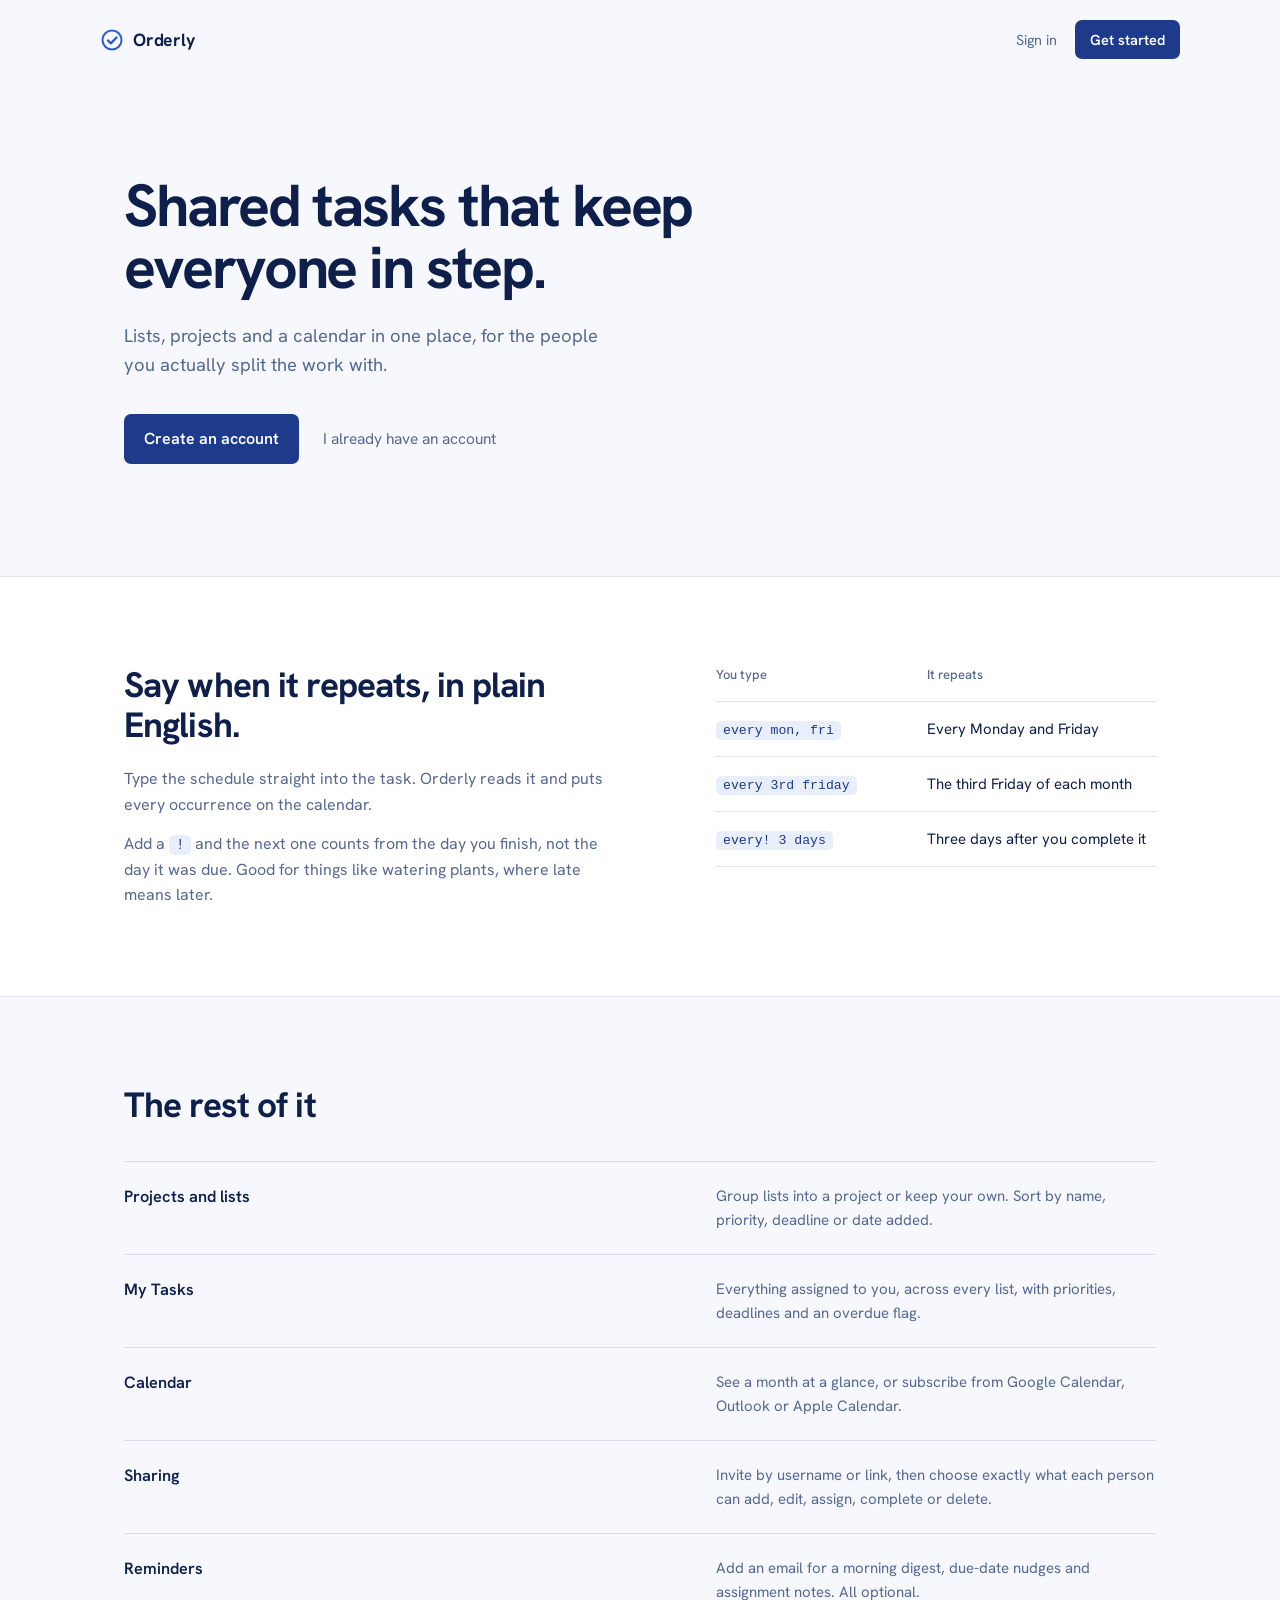
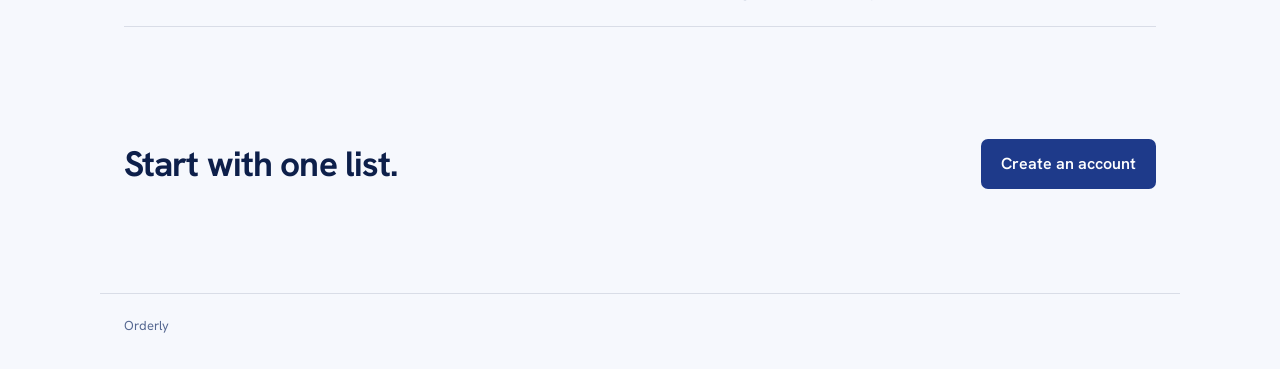
<file: index.html>
<!DOCTYPE html>
<html lang="en">
<head>
  <script>
  (function () {
      const signedIn = document.cookie
          .split(";")
          .some(cookie => cookie.trim().startsWith("authToken="));
  
      if (signedIn) {
          window.location.replace("app");
      }
  })();
  </script>
  <meta charset="UTF-8">
  <title>Orderly - Shared tasks that keep everyone in step</title>
  <meta name="viewport" content="width=device-width, initial-scale=1.0">
  <meta name="description" content="Orderly is a shared to-do app with projects, lists, a calendar, and repeating tasks you type in plain English.">
  <link rel="icon" href="./favicon-light.png" media="(prefers-color-scheme: light)">
  <link rel="icon" href="./favicon-dark.png" media="(prefers-color-scheme: dark)">
  <link rel="preconnect" href="https://fonts.googleapis.com">
  <link rel="preconnect" href="https://fonts.gstatic.com" crossorigin>
  <link rel="stylesheet" href="https://fonts.googleapis.com/css2?family=Hanken+Grotesk:wght@400;500;600;700&display=swap">
  <link rel="stylesheet" href="css/welcome.css">
  <link rel="manifest" href="manifest.webmanifest">
  <meta name="theme-color" content="#1e3a8a">
  <link rel="apple-touch-icon" href="icons/apple-touch-icon.png">
</head>
<body>

<header class="topbar">
  <a class="brand" href="login" aria-label="Orderly home">
    <svg viewBox="0 0 24 24" width="24" height="24" aria-hidden="true"><circle cx="12" cy="12" r="9.5" fill="none" stroke="currentColor" stroke-width="2"/><path d="M8 12.5l2.8 2.8 5.7-5.8" fill="none" stroke="currentColor" stroke-width="2.4" stroke-linecap="round" stroke-linejoin="round"/></svg>
    <span>Orderly</span>
  </a>
  <div class="topcta">
    <a class="link" href="login" data-signed-out>Sign in</a>
    <a class="btn" href="login?mode=signup" data-signed-out>Get started</a>
    <a class="btn" href="app" data-signed-in hidden>Open Orderly</a>
  </div>
</header>

<main>

  <section class="hero">
    <div class="wrap hero-copy">
      <div>
        <h1>Shared tasks that keep everyone in step.</h1>
        <p class="lead">Lists, projects and a calendar in one place, for the people you actually split the work with.</p>
        <div class="actions">
          <a class="btn btn-lg" href="login?mode=signup" data-signed-out>Create an account</a>
          <a class="link" href="login" data-signed-out>I already have an account</a>
          <a class="btn btn-lg" href="app" data-signed-in hidden>Open Orderly</a>
        </div>
      </div>
    </div>
  </section>

  <section class="repeats">
    <div class="wrap split">
      <div class="split-copy">
        <h2>Say when it repeats, in plain English.</h2>
        <p>Type the schedule straight into the task. Orderly reads it and puts every occurrence on the calendar.</p>
        <p>Add a <code>!</code> and the next one counts from the day you finish, not the day it was due. Good for things like watering plants, where late means later.</p>
      </div>
      <table class="phrases">
        <thead>
          <tr><th scope="col">You type</th><th scope="col">It repeats</th></tr>
        </thead>
        <tbody>
          <tr><th scope="row"><code>every mon, fri</code></th><td>Every Monday and Friday</td></tr>
          <tr><th scope="row"><code>every 3rd friday</code></th><td>The third Friday of each month</td></tr>
          <tr><th scope="row"><code>every! 3 days</code></th><td>Three days after you complete it</td></tr>
        </tbody>
      </table>
    </div>
  </section>

  <section class="features">
    <div class="wrap">
      <h2>The rest of it</h2>
      <dl class="facts">
        <div>
          <dt>Projects and lists</dt>
          <dd>Group lists into a project or keep your own. Sort by name, priority, deadline or date added.</dd>
        </div>
        <div>
          <dt>My Tasks</dt>
          <dd>Everything assigned to you, across every list, with priorities, deadlines and an overdue flag.</dd>
        </div>
        <div>
          <dt>Calendar</dt>
          <dd>See a month at a glance, or subscribe from Google Calendar, Outlook or Apple Calendar.</dd>
        </div>
        <div>
          <dt>Sharing</dt>
          <dd>Invite by username or link, then choose exactly what each person can add, edit, assign, complete or delete.</dd>
        </div>
        <div>
          <dt>Reminders</dt>
          <dd>Add an email for a morning digest, due-date nudges and assignment notes. All optional.</dd>
        </div>
      </dl>
    </div>
  </section>

  <section class="closing">
    <div class="wrap closing-row">
      <h2>Start with one list.</h2>
      <div class="actions">
        <a class="btn btn-lg" href="login?mode=signup" data-signed-out>Create an account</a>
        <a class="btn btn-lg" href="app" data-signed-in hidden>Open Orderly</a>
      </div>
    </div>
  </section>

</main>

<footer class="foot">
  <span>Orderly</span>
</footer>

<script src="js/welcome.js"></script>
</body>
</html>
</file>
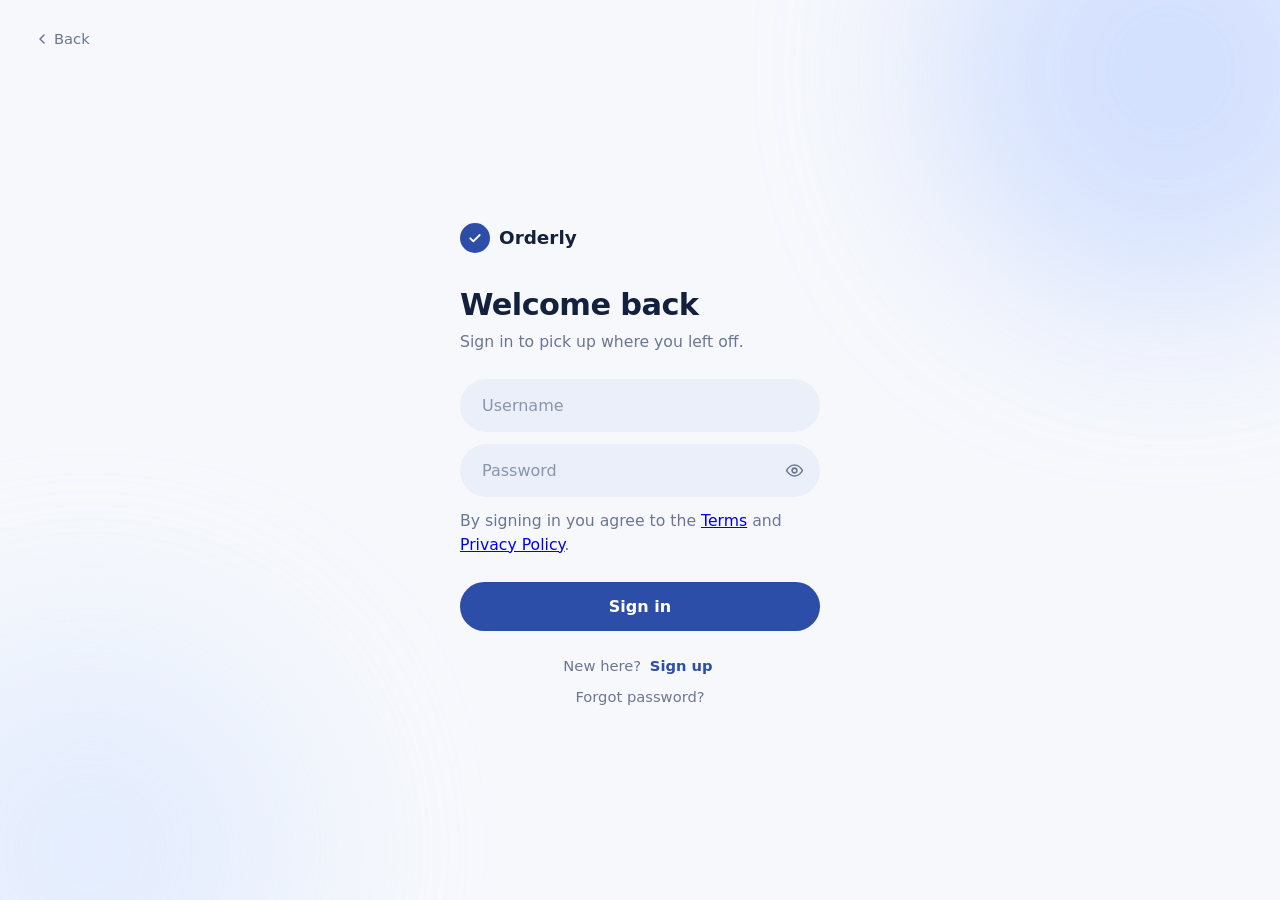
<file: app/index.html>
<!DOCTYPE html>
<html lang="en">
<head>
  <meta charset="UTF-8">
  <title>Orderly</title>
  <meta name="viewport" content="width=device-width, initial-scale=1.0">

  <link rel="icon" href="../favicon-light.png" media="(prefers-color-scheme: light)">
  <link rel="icon" href="../favicon-dark.png" media="(prefers-color-scheme: dark)">

  <link rel="manifest" href="../manifest.webmanifest">
  <meta name="theme-color" content="#1e3a8a">
  <link rel="apple-touch-icon" href="../icons/apple-touch-icon.png">
  <link rel="stylesheet" href="../css/app.css">
</head>

<body>

<div id="bootMsg" class="boot" role="status" aria-live="polite">
  <div class="boot-card">
    <div class="boot-logo" aria-hidden="true">
      <svg viewBox="0 0 24 24" fill="none" stroke="currentColor" stroke-width="3" stroke-linecap="round" stroke-linejoin="round"><path class="boot-tick" d="M5 12.5l4.5 4.5L19 7.5"/></svg>
    </div>
    <div class="boot-title">Orderly</div>

    <div class="boot-bar" aria-hidden="true"><span></span></div>
    <div class="boot-label">Loading…</div>
    <div class="boot-slow">Taking longer than usual. Still trying…</div>
  </div>
</div>

<div id="app">
  <aside class="sidebar" id="sidebar">
    <div class="sheet-title">Projects &amp; Lists</div>
    <div class="logo-row">
      <div class="logo">Orderly</div>
      <div class="bell-wrap">
        <button class="bell-btn" id="bellBtn" title="Notifications">
          <svg class="bell-icon" width="20" height="20" viewBox="0 0 24 24" fill="none" stroke="currentColor" stroke-width="2" stroke-linecap="round" stroke-linejoin="round" aria-hidden="true"><path d="M6 8a6 6 0 0 1 12 0c0 7 3 9 3 9H3s3-2 3-9"/><path d="M10.3 21a1.94 1.94 0 0 0 3.4 0"/></svg>
          <span class="bell-badge" id="bellBadge" style="display:none;">0</span>
        </button>
      </div>
    </div>

    <div class="top-actions">
      <button id="newProjectBtn">+ Project</button>
      <button id="newListBtn">+ List</button>
    </div>

    <button type="button" class="sidebar-search" id="sidebarSearch" aria-label="Search">
      <svg class="icon-svg" viewBox="0 0 24 24" aria-hidden="true"><circle cx="11" cy="11" r="6.5"/><path d="m20 20-4.2-4.2"/></svg>
      <span>Search</span><kbd>/</kbd>
    </button>

    <nav id="sidebarNav">
      <a href="#" class="my-tasks-link" data-view="myTasks">My Tasks</a>
      <a href="#" class="calendar-link" data-view="calendar">Calendar</a>
      <a href="#" class="settings-link" data-view="settings">Settings</a>

      <div class="nav-section-label">Projects</div>
      <div id="projectsTree"></div>

      <div class="nav-section-label">My Lists</div>
      <div id="standaloneTree"></div>
    </nav>

    <div class="profile-row">
      <span id="profileAvatar"></span>
      <span class="profile-name" id="profileName"></span>
    </div>
    <div class="logout-link"><a href="#" id="logoutLink">Log out</a></div>
  </aside>

  <div class="sidebar-overlay" id="sidebarOverlay"></div>

  <nav class="bottom-nav" id="bottomNav" aria-label="Main navigation">
    <button type="button" class="bottom-nav-btn" data-nav="lists" aria-label="Projects and lists"><span class="nav-ico" data-icon="list"></span><span>Lists</span></button>
    <button type="button" class="bottom-nav-btn" data-nav="myTasks" aria-label="My tasks"><span class="nav-ico" data-icon="checkCircle"></span><span>My Tasks</span></button>
    <button type="button" class="bottom-nav-btn" data-nav="calendar" aria-label="Calendar"><span class="nav-ico" data-icon="calendar"></span><span>Calendar</span></button>
    <button type="button" class="bottom-nav-btn" data-nav="alerts" aria-label="Notifications"><span class="nav-ico" data-icon="bell"><span class="bell-badge" id="navBellBadge" style="display:none;">0</span></span><span>Alerts</span></button>
    <button type="button" class="bottom-nav-btn" data-nav="account" aria-label="Account and settings"><span class="nav-ico" data-icon="user"></span><span>Account</span></button>
  </nav>

  <button class="mobile-bell-btn" id="mobileBellBtn" type="button" title="Notifications" aria-label="Notifications">
    <svg class="bell-icon" width="20" height="20" viewBox="0 0 24 24" fill="none" stroke="currentColor" stroke-width="2" stroke-linecap="round" stroke-linejoin="round" aria-hidden="true"><path d="M6 8a6 6 0 0 1 12 0c0 7 3 9 3 9H3s3-2 3-9"/><path d="M10.3 21a1.94 1.94 0 0 0 3.4 0"/></svg>
    <span class="bell-badge" id="mobileBellBadge" style="display:none;">0</span>
  </button>

  <main class="content">
    <button class="mobile-rail" id="mobileMenuBtn" type="button" aria-label="Open menu">
      <span>›</span>
    </button>

    <div id="welcomeView" class="view active">
      <div class="welcome-box">
        <h2>Welcome</h2>
        <p>Select a list from the sidebar, or create a new project or list to get started.</p>
        <div class="welcome-actions">
          <button class="btn btn-primary" id="welcomeNewProjectBtn">+ New Project</button>
          <button class="btn btn-secondary" id="welcomeNewListBtn">+ New List</button>
        </div>
      </div>
    </div>

    <div id="myTasksView" class="view">
      <div class="content-header">
        <div>
          <h1>My Tasks</h1>
          <div class="breadcrumb">Everything assigned to you, across every list</div>
        </div>
      </div>
      <div id="myTasksContainer"></div>
    </div>

    <div id="calendarView" class="view">
      <div class="content-header">
        <div>
          <h1>Calendar</h1>
        </div>
        <div class="header-actions cal-actions">
          <div class="cal-nav">
            <button class="btn btn-secondary btn-small" id="calPrevBtn" aria-label="Previous month">‹</button>
            <span id="calMonthLabel" aria-live="polite"></span>
            <button class="btn btn-secondary btn-small" id="calNextBtn" aria-label="Next month">›</button>
          </div>
          <div class="cal-tools">
            <button class="btn btn-secondary btn-small" id="calTodayBtn">Today</button>
            <button class="btn btn-secondary btn-small" id="calLinkBtn" title="Add your tasks to Google Calendar or Outlook"><span class="cal-long">Link to Google / Outlook</span><span class="cal-short">Sync to Google / Outlook</span></button>
          </div>
        </div>
      </div>
      <div class="calendar-grid" id="calendarGrid"></div>
      <div class="cal-legend" aria-hidden="true">
        <span><i class="cal-dot p-high"></i>High</span>
        <span><i class="cal-dot p-normal"></i>Normal</span>
        <span><i class="cal-dot p-low"></i>Low</span>
        <span class="cal-legend-tip">Tap a day for details</span>
      </div>
    </div>

    <div id="settingsView" class="view">
      <div class="content-header">
        <div>
          <h1>Settings</h1>
          <div class="breadcrumb">Calendar, email and display preferences</div>
        </div>
        <span id="settingsSaved"></span>
      </div>
      <div id="settingsContainer"></div>
    </div>

    <div id="listView" class="view">
      <div class="content-header">
        <div>
          <h1 id="listTitle"></h1>
          <div class="breadcrumb" id="listBreadcrumb"></div>
          <div class="members-row" id="listMembers"></div>
        </div>
        <div class="header-actions" id="listHeaderActions"></div>
      </div>

      <div class="add-task-bar" id="addTaskBar">
        <div class="add-main">
          <input type="text" id="newTaskName" placeholder="Add a task..." enterkeyhint="done">
          <button type="button" class="btn btn-secondary add-opts-toggle" id="addOptsToggle" aria-expanded="false" aria-controls="addOpts" aria-label="More options (date, priority, repeat, assignee)" title="More options">⋯</button>
          <button class="btn btn-primary" id="addTaskBtn">Add Task</button>
        </div>
        <div class="quick-preview" id="quickPreview" style="display:none" aria-live="polite"></div>
        <div class="add-opts" id="addOpts">
          <input type="date" id="newTaskDeadline" aria-label="Deadline date">
          <input type="time" id="newTaskDeadlineTime" aria-label="Deadline time">
          <select id="newTaskPriority" aria-label="Priority">
            <option value="low">Low</option>
            <option value="normal" selected>Normal</option>
            <option value="high">High</option>
          </select>
          <input type="text" id="newTaskRepeat" placeholder="Repeat, e.g. every mon, fri" autocomplete="off"
                 title='Type how often it repeats, e.g. "every day", "every weekday", "every 2 weeks", "every 3rd friday", "every last day", "every mon, fri at 8pm", "every day ending dec 31", or "every! 3 days" to count from the day you complete it.'>
          <select id="newTaskAssignee" aria-label="Assign to"><option value="">Unassigned</option></select>
        </div>
      </div>
      <div class="access-note" id="accessNote" style="display:none;"></div>

      <div class="filter-bar" id="filterBar" style="display:none"></div>
      <ul class="task-list" id="taskList"></ul>
      <div class="board" id="boardView" style="display:none"></div>
      <div class="bulk-bar" id="bulkBar" style="display:none"></div>
    </div>
  </main>

</div>

<div class="modal-overlay" id="modalOverlay">
  <div class="modal-box" id="modalBox" role="dialog" aria-modal="true" aria-labelledby="modalTitle"></div>
</div>

<div class="dlg-overlay" id="dlgOverlay">
  <div class="dlg" id="dlgBox" role="alertdialog" aria-modal="true" aria-labelledby="dlgTitle" aria-describedby="dlgMsg"></div>
</div>

<div class="conn-banner" id="connBanner" role="status" aria-live="polite">
  <span class="conn-dot"></span>
  <span id="connBannerText">Connection lost. Reconnecting…</span>
  <button type="button" id="connRetryBtn">Retry now</button>
</div>

<div id="toastContainer"></div>

<script src="../js/app.js"></script>
<script src="../js/extras.js"></script>

</body>
</html>
</file>
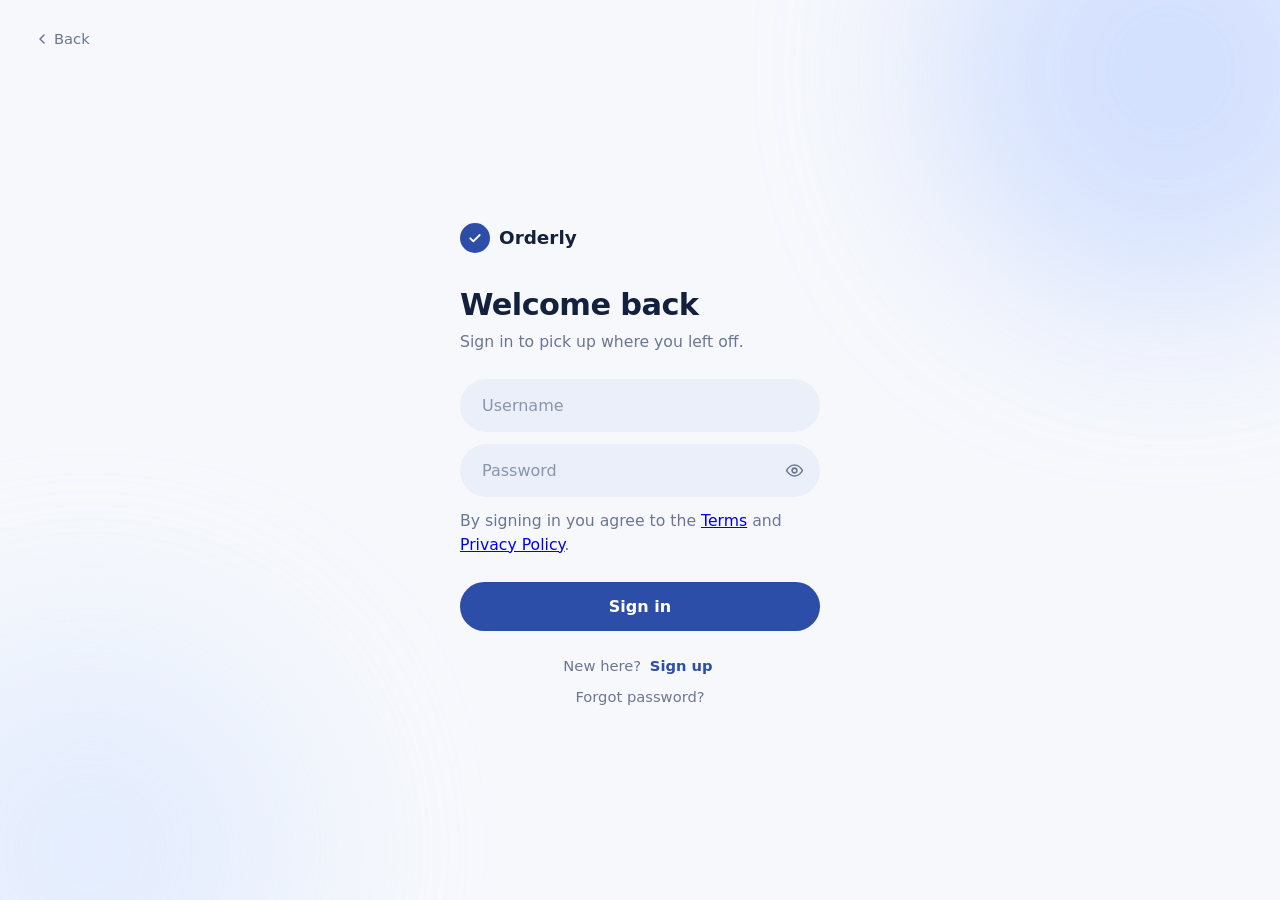
<file: login/index.html>
<!DOCTYPE html>
<html lang="en">
<head>
  <meta charset="UTF-8">
  <title>Orderly – Sign in</title>
  <meta name="viewport" content="width=device-width, initial-scale=1.0">
  <meta name="color-scheme" content="light dark">

  <link rel="icon" href="../favicon-light.png" media="(prefers-color-scheme: light)">
  <link rel="icon" href="../favicon-dark.png" media="(prefers-color-scheme: dark)">

  <link rel="stylesheet" href="../css/login.css">
  <link rel="manifest" href="../manifest.webmanifest">
  <meta name="theme-color" content="#1e3a8a">
  <link rel="apple-touch-icon" href="../icons/apple-touch-icon.png">
</head>
<body>

<div class="page">
  <a class="back" href=".." id="backLink">
    <svg viewBox="0 0 24 24"><path d="M15 6l-6 6 6 6"/></svg> Back
  </a>

  <div class="wrap" id="authCard">
    <a class="logo" href="..">
      <span class="logo-mark"><svg viewBox="0 0 24 24"><path d="M5 12.5l4.5 4.5L19 7.5"/></svg></span>
      Orderly
    </a>

    <div id="inviteSlot"></div>

    <h1 id="formTitle">Welcome back</h1>
    <p class="sub" id="formSub">Sign in to pick up where you left off.</p>

    <form id="authForm" novalidate>
      <div class="field" id="fUsername">
        <div class="input-wrap"><input id="username" type="text" placeholder="Username" aria-label="Username" autocomplete="username" autocapitalize="none" spellcheck="false"></div>
      </div>

      <div class="field" id="fCode" hidden>
        <div class="input-wrap"><input id="resetCode" type="text" inputmode="numeric" maxlength="12" placeholder="6-digit code from your email" aria-label="6-digit code" autocomplete="one-time-code"></div>
      </div>

      <div class="field" id="fEmail" hidden>
        <div class="input-wrap"><input id="email" type="email" placeholder="Email (optional, for reminders)" aria-label="Email" autocomplete="email"></div>
      </div>

      <div class="field" id="fPassword">
        <div class="input-wrap has-toggle">
          <input id="password" type="password" placeholder="Password" aria-label="Password" autocomplete="current-password">
          <button type="button" class="eye" data-eye="password" aria-label="Show password"></button>
        </div>
      </div>

      <div class="field" id="fPassword2" hidden>
        <div class="input-wrap has-toggle">
          <input id="password2" type="password" placeholder="Verify password" aria-label="Verify password" autocomplete="new-password">
          <button type="button" class="eye" data-eye="password2" aria-label="Show password"></button>
        </div>
      </div>

      <p class="sub">By signing <span id="in">in</span><span id="up" hidden>up</span> you agree to the <a href="../terms">Terms</a> and <a href="../privacy">Privacy Policy</a>.</p>

      <button type="submit" class="submit" id="submitBtn"><span class="spinner"></span><span id="submitLabel">Sign in</span></button>
    </form>

    <div class="message" id="message" role="status" aria-live="polite"></div>

    <div class="links">
      <div class="switch" id="switchRow"><span id="switchText">New here?</span> <button type="button" class="linkbtn" id="switchBtn">Sign up</button></div>
      <button type="button" class="linkbtn quiet" id="forgotLink">Forgot password?</button>
      <button type="button" class="linkbtn quiet" id="resendLink" hidden>Send a new code</button>
      <button type="button" class="linkbtn quiet" id="backToSignin" hidden>Back to sign in</button>
    </div>
  </div>
</div>

<script src="../js/login.js"></script>

</body>
</html>
</file>
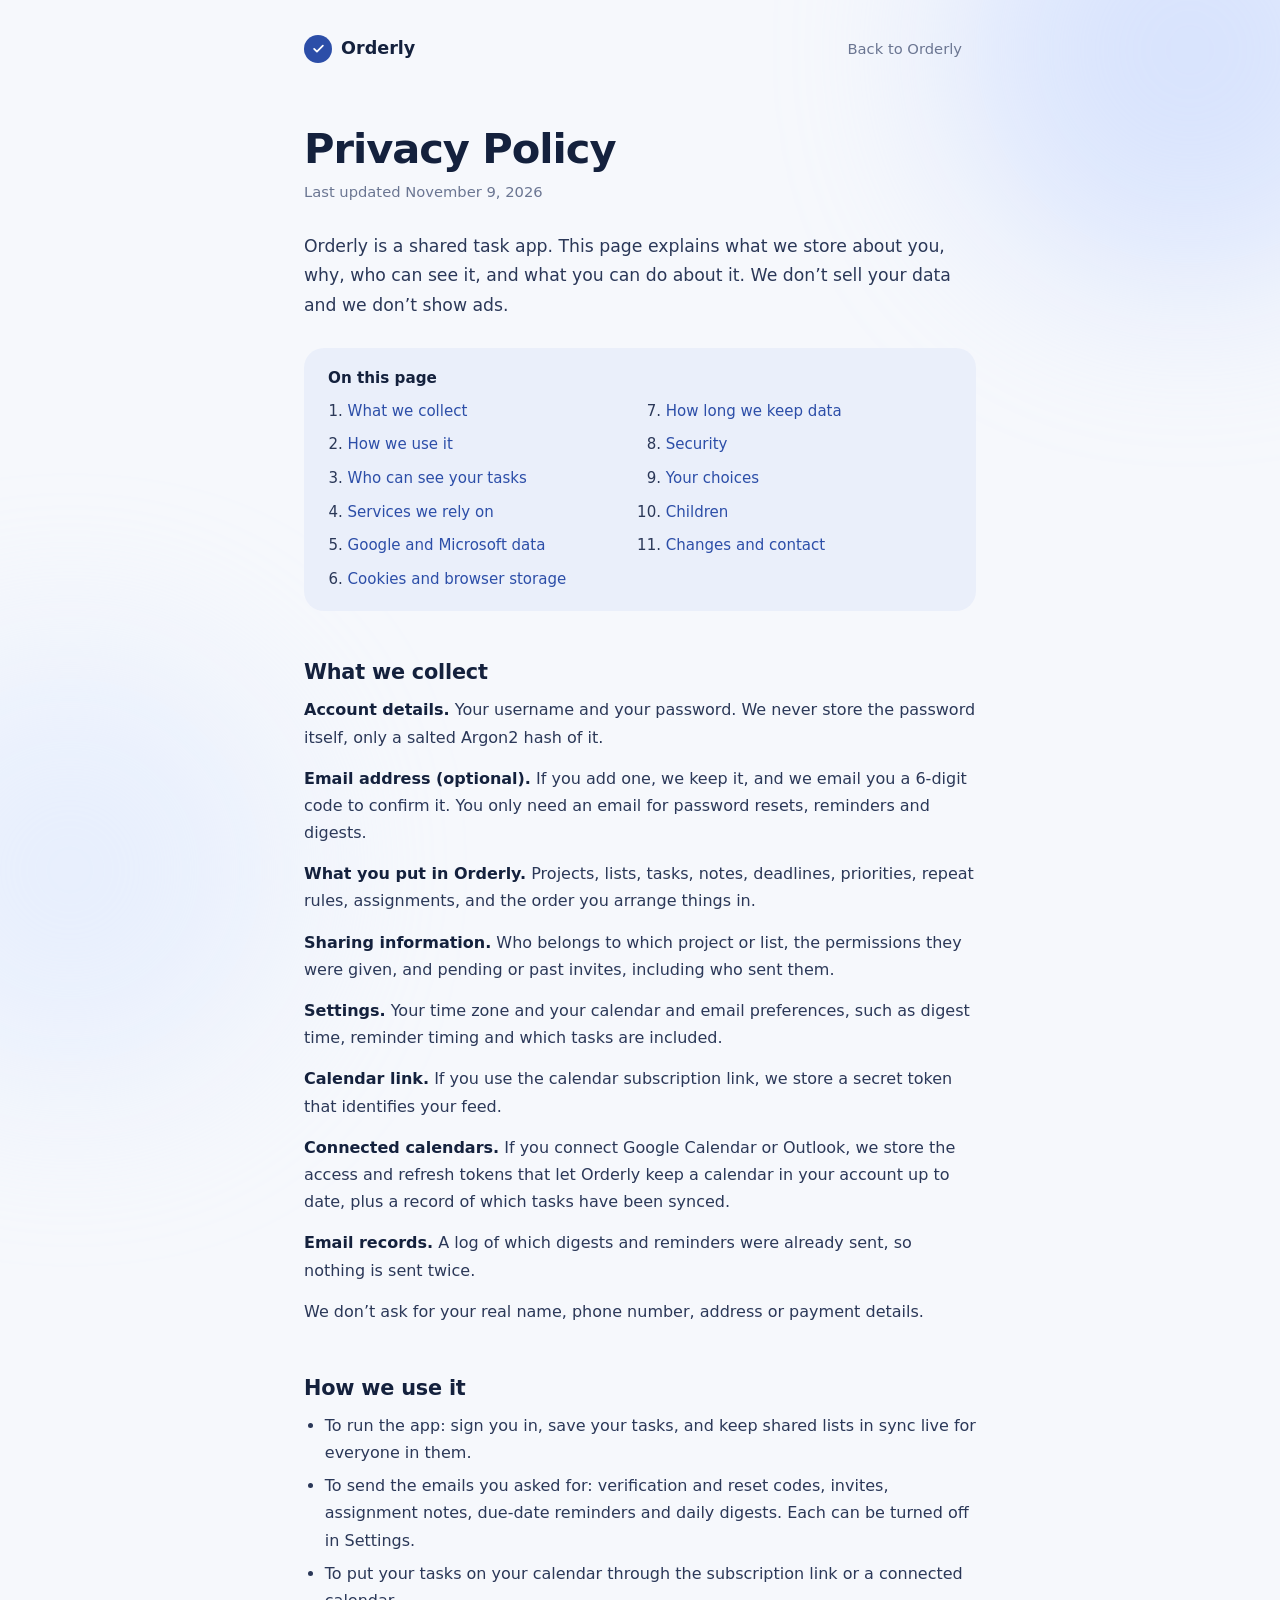
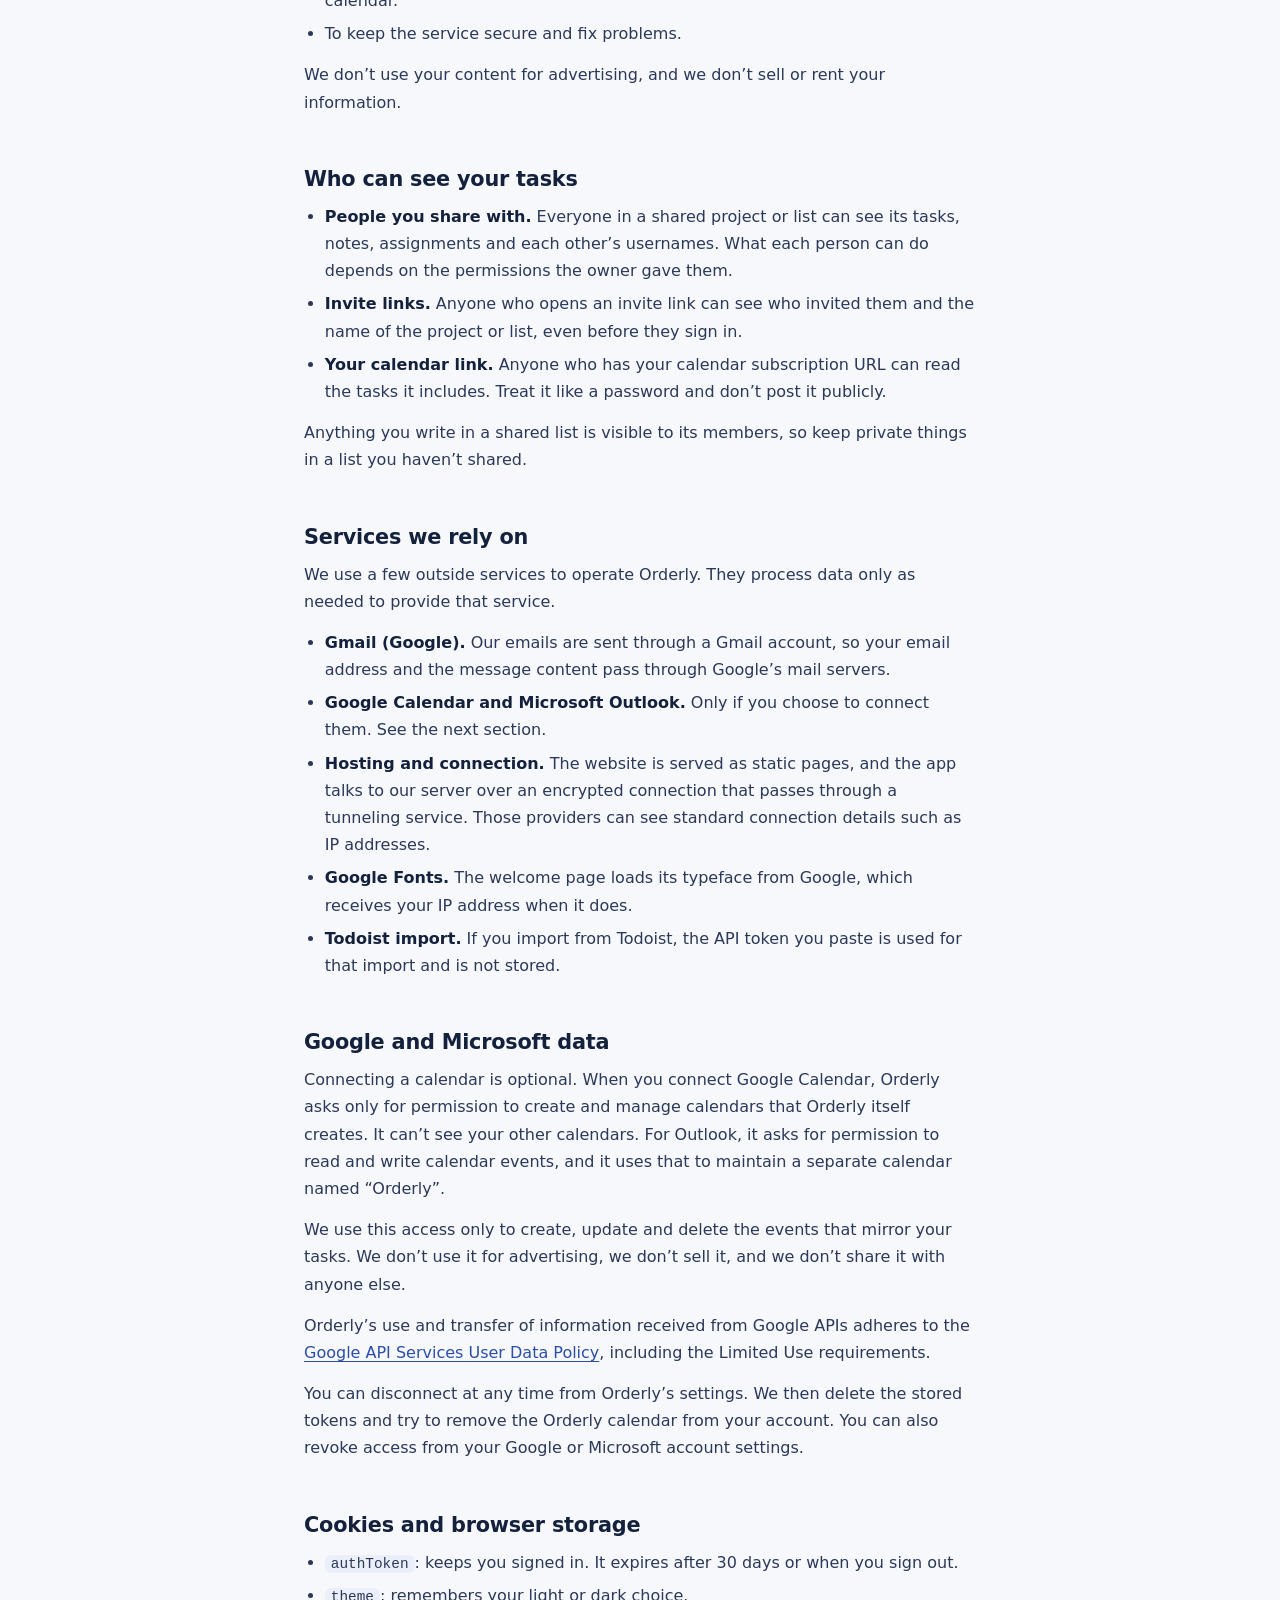
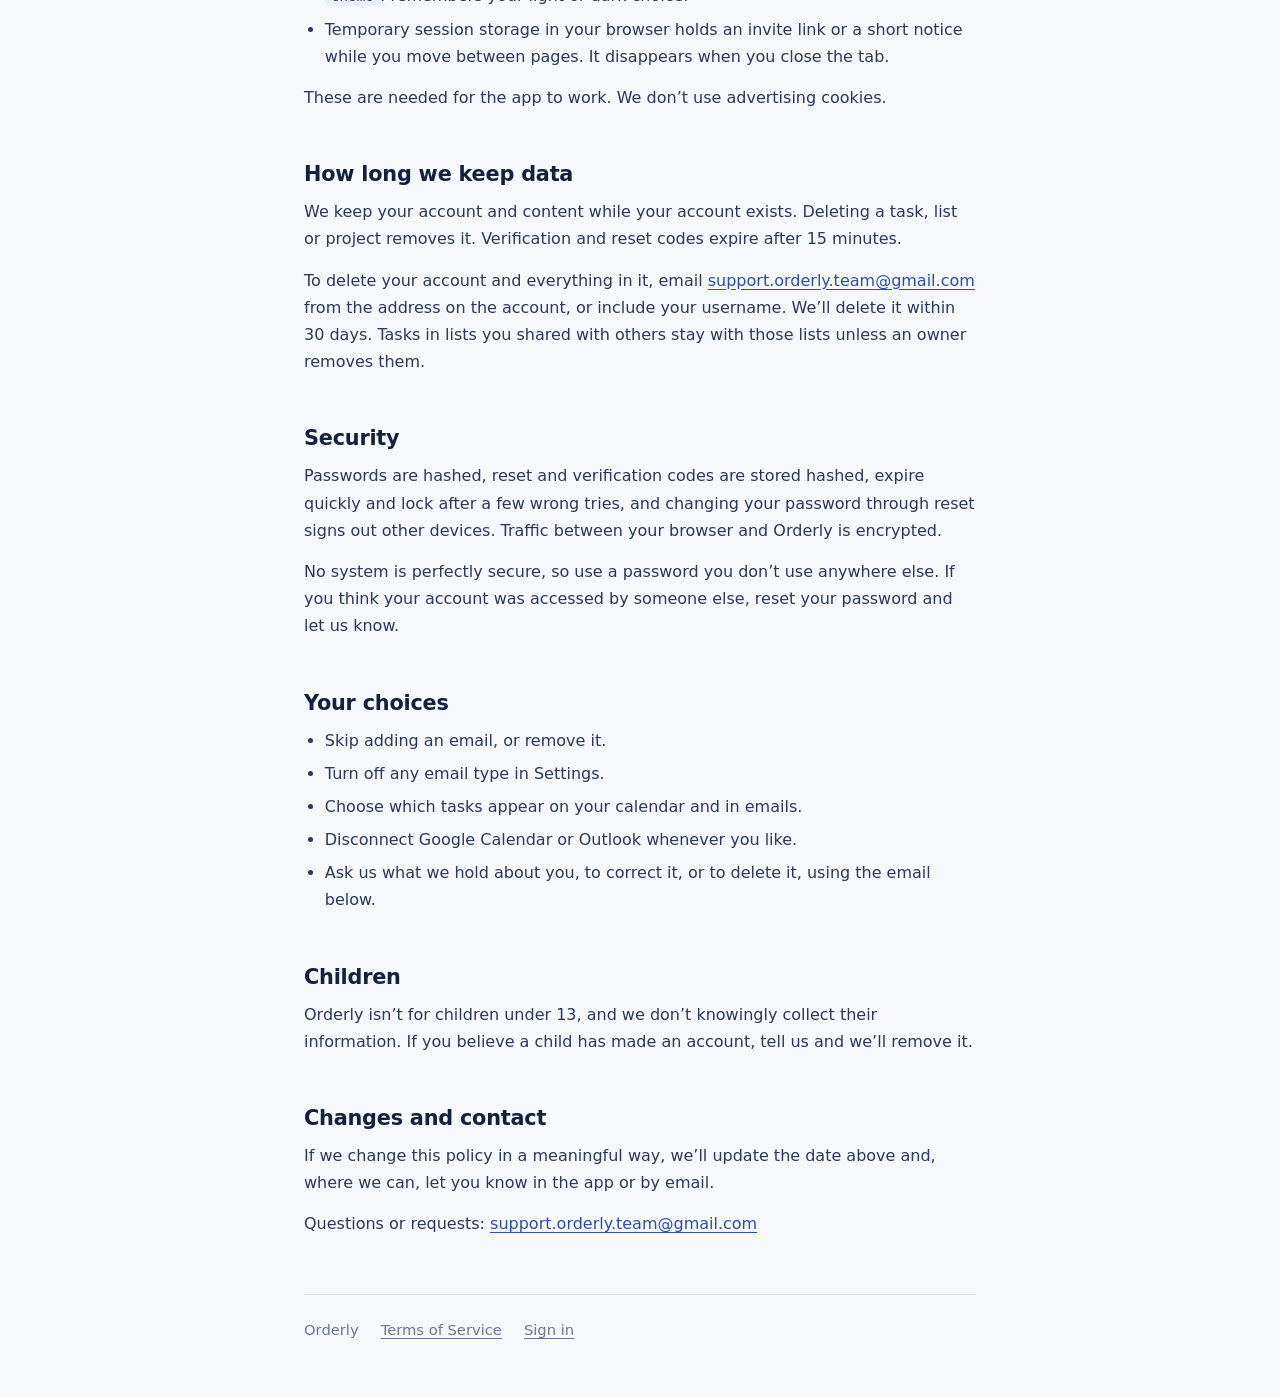
<file: privacy/index.html>
<!DOCTYPE html>
<html lang="en">
<head>
  <meta charset="UTF-8">
  <title>Orderly – Privacy Policy</title>
  <meta name="viewport" content="width=device-width, initial-scale=1.0">
  <meta name="color-scheme" content="light dark">
  <meta name="description" content="What Orderly collects, why, who can see it, and the choices you have.">

  <link rel="icon" href="../favicon-light.png" media="(prefers-color-scheme: light)">
  <link rel="icon" href="../favicon-dark.png" media="(prefers-color-scheme: dark)">
  <link rel="stylesheet" href="../css/legal.css">
  <script>
  // Same rule as the sign-in page: the theme saved by the app wins, otherwise follow the device.
  (function () {
      var m = document.cookie.match(/(?:^|; )theme=([^;]*)/);
      var dark = m ? m[1] === "dark" : window.matchMedia && matchMedia("(prefers-color-scheme: dark)").matches;
      document.documentElement.classList.toggle("dark", dark);
  })();
  </script>
</head>
<body>
<div class="page">
  <div class="top">
    <a class="logo" href="..">
      <span class="logo-mark"><svg viewBox="0 0 24 24"><path d="M5 12.5l4.5 4.5L19 7.5"/></svg></span>
      Orderly
    </a>
    <a class="back" href="..">Back to Orderly</a>
  </div>

  <main>
    <h1>Privacy Policy</h1>
    <p class="updated">Last updated November 9, 2026</p>
    <p class="intro">Orderly is a shared task app. This page explains what we store about you, why, who can see it, and what you can do about it. We don’t sell your data and we don’t show ads.</p>

    <nav class="toc" aria-label="Contents">
      <p>On this page</p>
      <ol>
        <li><a href="#collect">What we collect</a></li>
        <li><a href="#use">How we use it</a></li>
        <li><a href="#sharing">Who can see your tasks</a></li>
        <li><a href="#providers">Services we rely on</a></li>
        <li><a href="#google">Google and Microsoft data</a></li>
        <li><a href="#cookies">Cookies and browser storage</a></li>
        <li><a href="#keep">How long we keep data</a></li>
        <li><a href="#security">Security</a></li>
        <li><a href="#choices">Your choices</a></li>
        <li><a href="#children">Children</a></li>
        <li><a href="#changes">Changes and contact</a></li>
      </ol>
    </nav>

    <section id="collect">
      <h2>What we collect</h2>
      <p><strong>Account details.</strong> Your username and your password. We never store the password itself, only a salted Argon2 hash of it.</p>
      <p><strong>Email address (optional).</strong> If you add one, we keep it, and we email you a 6-digit code to confirm it. You only need an email for password resets, reminders and digests.</p>
      <p><strong>What you put in Orderly.</strong> Projects, lists, tasks, notes, deadlines, priorities, repeat rules, assignments, and the order you arrange things in.</p>
      <p><strong>Sharing information.</strong> Who belongs to which project or list, the permissions they were given, and pending or past invites, including who sent them.</p>
      <p><strong>Settings.</strong> Your time zone and your calendar and email preferences, such as digest time, reminder timing and which tasks are included.</p>
      <p><strong>Calendar link.</strong> If you use the calendar subscription link, we store a secret token that identifies your feed.</p>
      <p><strong>Connected calendars.</strong> If you connect Google Calendar or Outlook, we store the access and refresh tokens that let Orderly keep a calendar in your account up to date, plus a record of which tasks have been synced.</p>
      <p><strong>Email records.</strong> A log of which digests and reminders were already sent, so nothing is sent twice.</p>
      <p>We don’t ask for your real name, phone number, address or payment details.</p>
    </section>

    <section id="use">
      <h2>How we use it</h2>
      <ul>
        <li>To run the app: sign you in, save your tasks, and keep shared lists in sync live for everyone in them.</li>
        <li>To send the emails you asked for: verification and reset codes, invites, assignment notes, due-date reminders and daily digests. Each can be turned off in Settings.</li>
        <li>To put your tasks on your calendar through the subscription link or a connected calendar.</li>
        <li>To keep the service secure and fix problems.</li>
      </ul>
      <p>We don’t use your content for advertising, and we don’t sell or rent your information.</p>
    </section>

    <section id="sharing">
      <h2>Who can see your tasks</h2>
      <ul>
        <li><strong>People you share with.</strong> Everyone in a shared project or list can see its tasks, notes, assignments and each other’s usernames. What each person can do depends on the permissions the owner gave them.</li>
        <li><strong>Invite links.</strong> Anyone who opens an invite link can see who invited them and the name of the project or list, even before they sign in.</li>
        <li><strong>Your calendar link.</strong> Anyone who has your calendar subscription URL can read the tasks it includes. Treat it like a password and don’t post it publicly.</li>
      </ul>
      <p>Anything you write in a shared list is visible to its members, so keep private things in a list you haven’t shared.</p>
    </section>

    <section id="providers">
      <h2>Services we rely on</h2>
      <p>We use a few outside services to operate Orderly. They process data only as needed to provide that service.</p>
      <ul>
        <li><strong>Gmail (Google).</strong> Our emails are sent through a Gmail account, so your email address and the message content pass through Google’s mail servers.</li>
        <li><strong>Google Calendar and Microsoft Outlook.</strong> Only if you choose to connect them. See the next section.</li>
        <li><strong>Hosting and connection.</strong> The website is served as static pages, and the app talks to our server over an encrypted connection that passes through a tunneling service. Those providers can see standard connection details such as IP addresses.</li>
        <li><strong>Google Fonts.</strong> The welcome page loads its typeface from Google, which receives your IP address when it does.</li>
        <li><strong>Todoist import.</strong> If you import from Todoist, the API token you paste is used for that import and is not stored.</li>
      </ul>
    </section>

    <section id="google">
      <h2>Google and Microsoft data</h2>
      <p>Connecting a calendar is optional. When you connect Google Calendar, Orderly asks only for permission to create and manage calendars that Orderly itself creates. It can’t see your other calendars. For Outlook, it asks for permission to read and write calendar events, and it uses that to maintain a separate calendar named “Orderly”.</p>
      <p>We use this access only to create, update and delete the events that mirror your tasks. We don’t use it for advertising, we don’t sell it, and we don’t share it with anyone else.</p>
      <p>Orderly’s use and transfer of information received from Google APIs adheres to the <a href="https://developers.google.com/terms/api-services-user-data-policy" rel="noopener">Google API Services User Data Policy</a>, including the Limited Use requirements.</p>
      <p>You can disconnect at any time from Orderly’s settings. We then delete the stored tokens and try to remove the Orderly calendar from your account. You can also revoke access from your Google or Microsoft account settings.</p>
    </section>

    <section id="cookies">
      <h2>Cookies and browser storage</h2>
      <ul>
        <li><code>authToken</code>: keeps you signed in. It expires after 30 days or when you sign out.</li>
        <li><code>theme</code>: remembers your light or dark choice.</li>
        <li>Temporary session storage in your browser holds an invite link or a short notice while you move between pages. It disappears when you close the tab.</li>
      </ul>
      <p>These are needed for the app to work. We don’t use advertising cookies.</p>
    </section>

    <section id="keep">
      <h2>How long we keep data</h2>
      <p>We keep your account and content while your account exists. Deleting a task, list or project removes it. Verification and reset codes expire after 15 minutes.</p>
      <p>To delete your account and everything in it, email <a href="mailto:support.orderly.team@gmail.com">support.orderly.team@gmail.com</a> from the address on the account, or include your username. We’ll delete it within 30 days. Tasks in lists you shared with others stay with those lists unless an owner removes them.</p>
    </section>

    <section id="security">
      <h2>Security</h2>
      <p>Passwords are hashed, reset and verification codes are stored hashed, expire quickly and lock after a few wrong tries, and changing your password through reset signs out other devices. Traffic between your browser and Orderly is encrypted.</p>
      <p>No system is perfectly secure, so use a password you don’t use anywhere else. If you think your account was accessed by someone else, reset your password and let us know.</p>
    </section>

    <section id="choices">
      <h2>Your choices</h2>
      <ul>
        <li>Skip adding an email, or remove it.</li>
        <li>Turn off any email type in Settings.</li>
        <li>Choose which tasks appear on your calendar and in emails.</li>
        <li>Disconnect Google Calendar or Outlook whenever you like.</li>
        <li>Ask us what we hold about you, to correct it, or to delete it, using the email below.</li>
      </ul>
    </section>

    <section id="children">
      <h2>Children</h2>
      <p>Orderly isn’t for children under 13, and we don’t knowingly collect their information. If you believe a child has made an account, tell us and we’ll remove it.</p>
    </section>

    <section id="changes">
      <h2>Changes and contact</h2>
      <p>If we change this policy in a meaningful way, we’ll update the date above and, where we can, let you know in the app or by email.</p>
      <p>Questions or requests: <a href="mailto:support.orderly.team@gmail.com">support.orderly.team@gmail.com</a></p>
    </section>
  </main>

  <footer class="foot">
    <span>Orderly</span>
    <a href="../terms">Terms of Service</a>
    <a href="../login">Sign in</a>
  </footer>
</div>
</body>
</html>
</file>
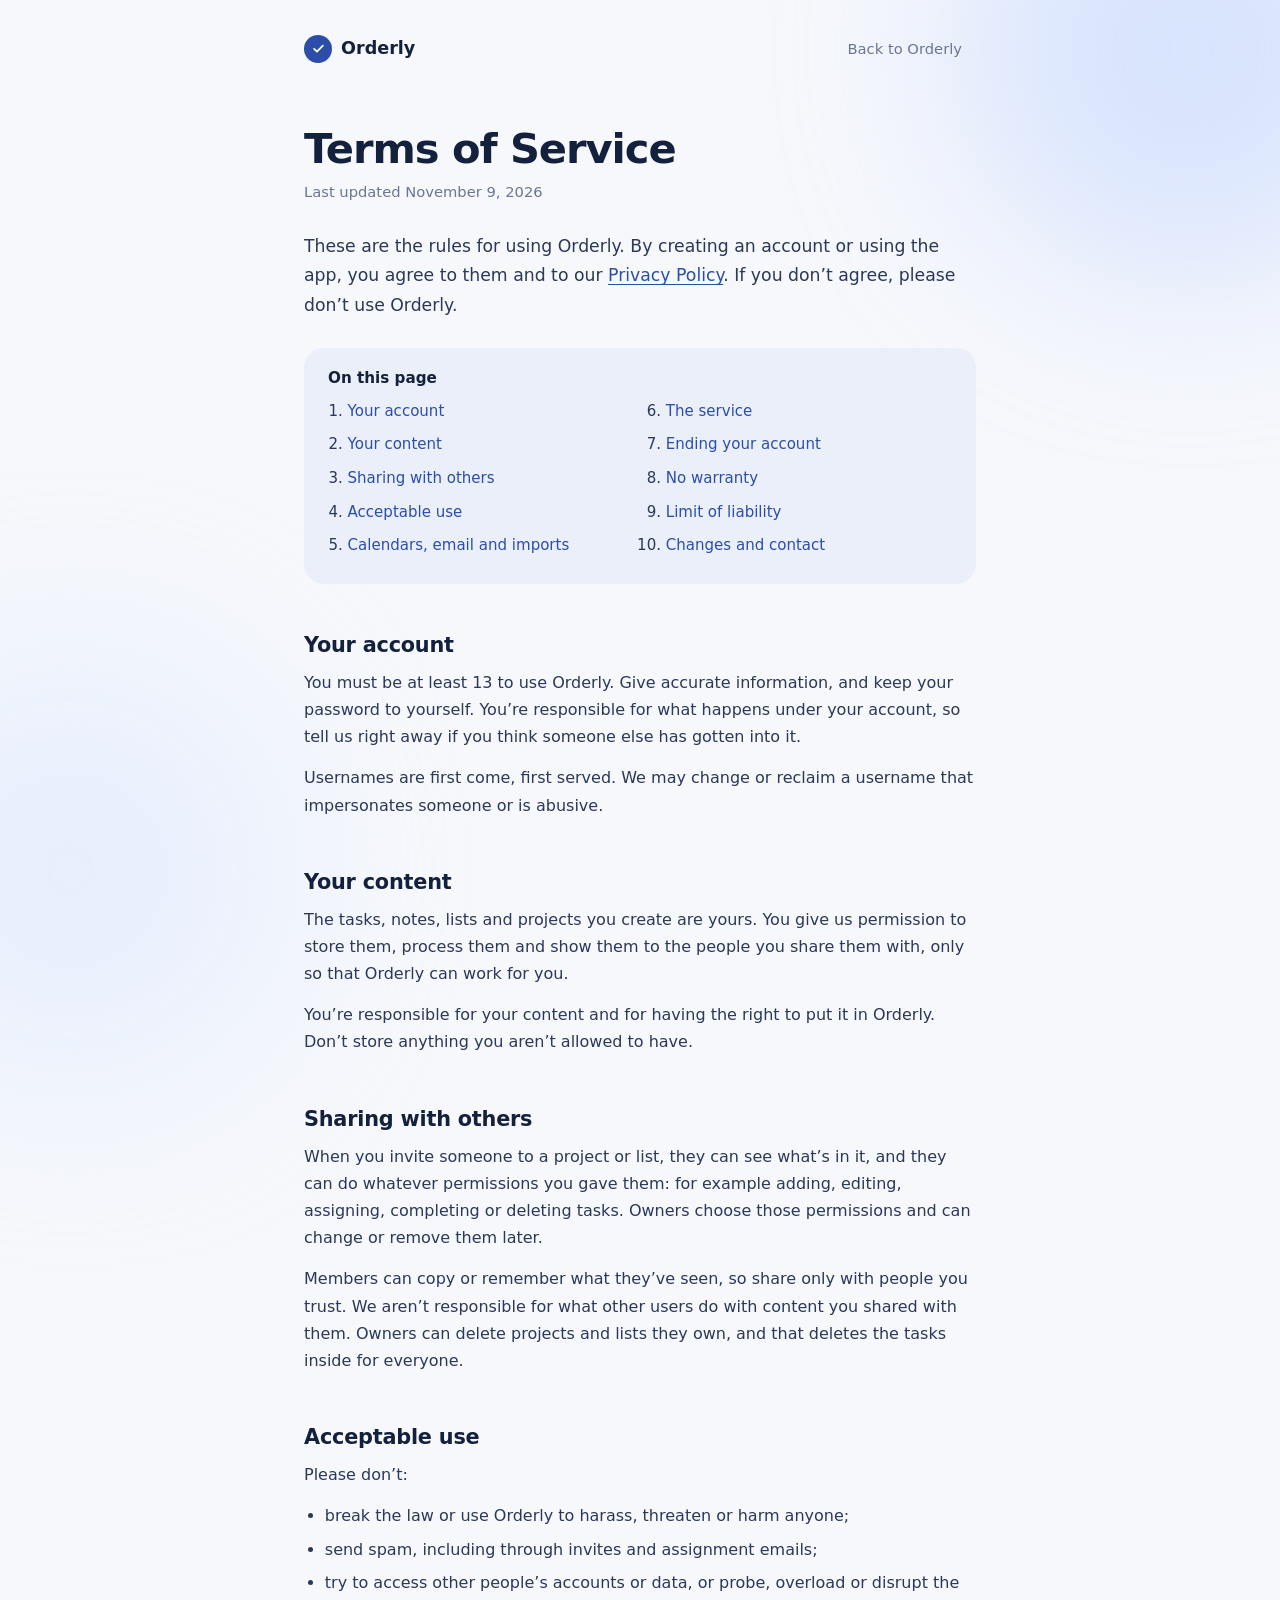
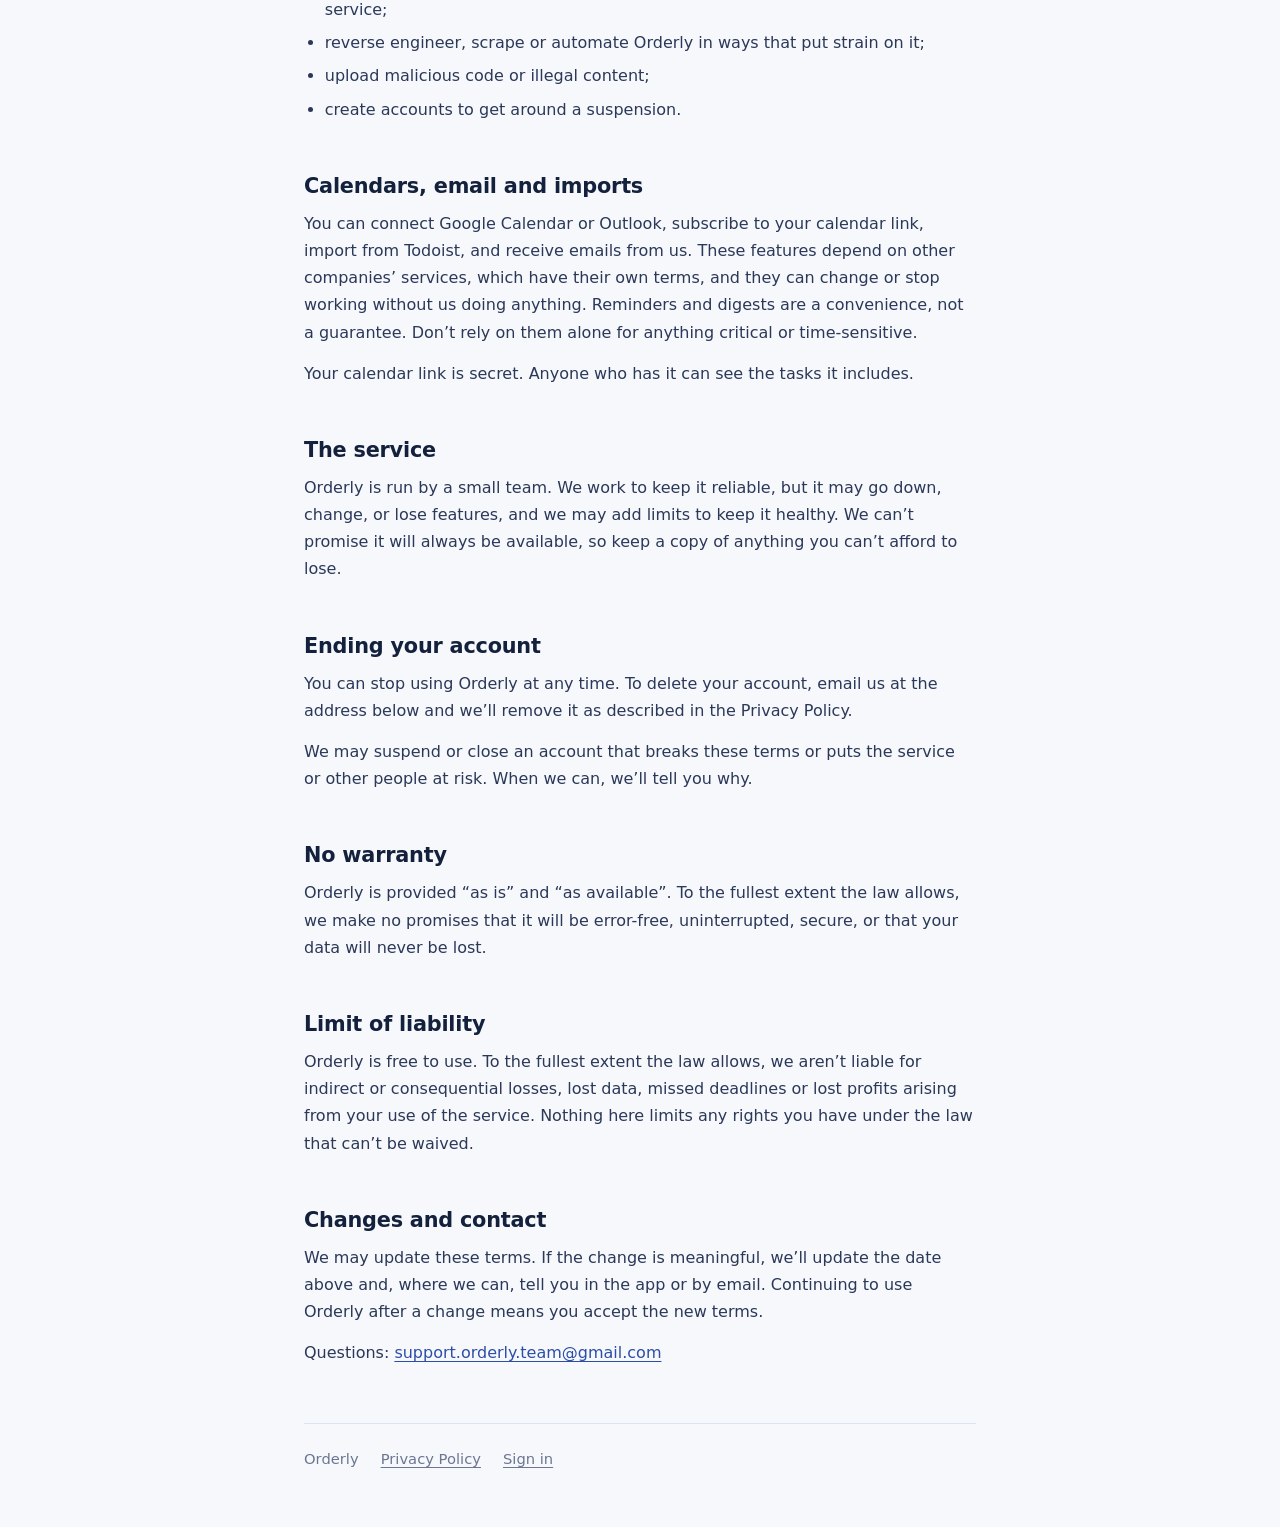
<file: terms/index.html>
<!DOCTYPE html>
<html lang="en">
<head>
  <meta charset="UTF-8">
  <title>Orderly – Terms of Service</title>
  <meta name="viewport" content="width=device-width, initial-scale=1.0">
  <meta name="color-scheme" content="light dark">
  <meta name="description" content="The rules for using Orderly.">

  <link rel="icon" href="../favicon-light.png" media="(prefers-color-scheme: light)">
  <link rel="icon" href="../favicon-dark.png" media="(prefers-color-scheme: dark)">
  <link rel="stylesheet" href="../css/legal.css">
  <script>
  (function () {
      var m = document.cookie.match(/(?:^|; )theme=([^;]*)/);
      var dark = m ? m[1] === "dark" : window.matchMedia && matchMedia("(prefers-color-scheme: dark)").matches;
      document.documentElement.classList.toggle("dark", dark);
  })();
  </script>
</head>
<body>
<div class="page">
  <div class="top">
    <a class="logo" href="..">
      <span class="logo-mark"><svg viewBox="0 0 24 24"><path d="M5 12.5l4.5 4.5L19 7.5"/></svg></span>
      Orderly
    </a>
    <a class="back" href="..">Back to Orderly</a>
  </div>

  <main>
    <h1>Terms of Service</h1>
    <p class="updated">Last updated November 9, 2026</p>
    <p class="intro">These are the rules for using Orderly. By creating an account or using the app, you agree to them and to our <a href="../privacy">Privacy Policy</a>. If you don’t agree, please don’t use Orderly.</p>

    <nav class="toc" aria-label="Contents">
      <p>On this page</p>
      <ol>
        <li><a href="#account">Your account</a></li>
        <li><a href="#content">Your content</a></li>
        <li><a href="#sharing">Sharing with others</a></li>
        <li><a href="#use">Acceptable use</a></li>
        <li><a href="#connections">Calendars, email and imports</a></li>
        <li><a href="#service">The service</a></li>
        <li><a href="#ending">Ending your account</a></li>
        <li><a href="#warranty">No warranty</a></li>
        <li><a href="#liability">Limit of liability</a></li>
        <li><a href="#changes">Changes and contact</a></li>
      </ol>
    </nav>

    <section id="account">
      <h2>Your account</h2>
      <p>You must be at least 13 to use Orderly. Give accurate information, and keep your password to yourself. You’re responsible for what happens under your account, so tell us right away if you think someone else has gotten into it.</p>
      <p>Usernames are first come, first served. We may change or reclaim a username that impersonates someone or is abusive.</p>
    </section>

    <section id="content">
      <h2>Your content</h2>
      <p>The tasks, notes, lists and projects you create are yours. You give us permission to store them, process them and show them to the people you share them with, only so that Orderly can work for you.</p>
      <p>You’re responsible for your content and for having the right to put it in Orderly. Don’t store anything you aren’t allowed to have.</p>
    </section>

    <section id="sharing">
      <h2>Sharing with others</h2>
      <p>When you invite someone to a project or list, they can see what’s in it, and they can do whatever permissions you gave them: for example adding, editing, assigning, completing or deleting tasks. Owners choose those permissions and can change or remove them later.</p>
      <p>Members can copy or remember what they’ve seen, so share only with people you trust. We aren’t responsible for what other users do with content you shared with them. Owners can delete projects and lists they own, and that deletes the tasks inside for everyone.</p>
    </section>

    <section id="use">
      <h2>Acceptable use</h2>
      <p>Please don’t:</p>
      <ul>
        <li>break the law or use Orderly to harass, threaten or harm anyone;</li>
        <li>send spam, including through invites and assignment emails;</li>
        <li>try to access other people’s accounts or data, or probe, overload or disrupt the service;</li>
        <li>reverse engineer, scrape or automate Orderly in ways that put strain on it;</li>
        <li>upload malicious code or illegal content;</li>
        <li>create accounts to get around a suspension.</li>
      </ul>
    </section>

    <section id="connections">
      <h2>Calendars, email and imports</h2>
      <p>You can connect Google Calendar or Outlook, subscribe to your calendar link, import from Todoist, and receive emails from us. These features depend on other companies’ services, which have their own terms, and they can change or stop working without us doing anything. Reminders and digests are a convenience, not a guarantee. Don’t rely on them alone for anything critical or time-sensitive.</p>
      <p>Your calendar link is secret. Anyone who has it can see the tasks it includes.</p>
    </section>

    <section id="service">
      <h2>The service</h2>
      <p>Orderly is run by a small team. We work to keep it reliable, but it may go down, change, or lose features, and we may add limits to keep it healthy. We can’t promise it will always be available, so keep a copy of anything you can’t afford to lose.</p>
    </section>

    <section id="ending">
      <h2>Ending your account</h2>
      <p>You can stop using Orderly at any time. To delete your account, email us at the address below and we’ll remove it as described in the Privacy Policy.</p>
      <p>We may suspend or close an account that breaks these terms or puts the service or other people at risk. When we can, we’ll tell you why.</p>
    </section>

    <section id="warranty">
      <h2>No warranty</h2>
      <p>Orderly is provided “as is” and “as available”. To the fullest extent the law allows, we make no promises that it will be error-free, uninterrupted, secure, or that your data will never be lost.</p>
    </section>

    <section id="liability">
      <h2>Limit of liability</h2>
      <p>Orderly is free to use. To the fullest extent the law allows, we aren’t liable for indirect or consequential losses, lost data, missed deadlines or lost profits arising from your use of the service. Nothing here limits any rights you have under the law that can’t be waived.</p>
    </section>

    <section id="changes">
      <h2>Changes and contact</h2>
      <p>We may update these terms. If the change is meaningful, we’ll update the date above and, where we can, tell you in the app or by email. Continuing to use Orderly after a change means you accept the new terms.</p>
      <p>Questions: <a href="mailto:support.orderly.team@gmail.com">support.orderly.team@gmail.com</a></p>
    </section>
  </main>

  <footer class="foot">
    <span>Orderly</span>
    <a href="../privacy">Privacy Policy</a>
    <a href="../login">Sign in</a>
  </footer>
</div>
</body>
</html>
</file>
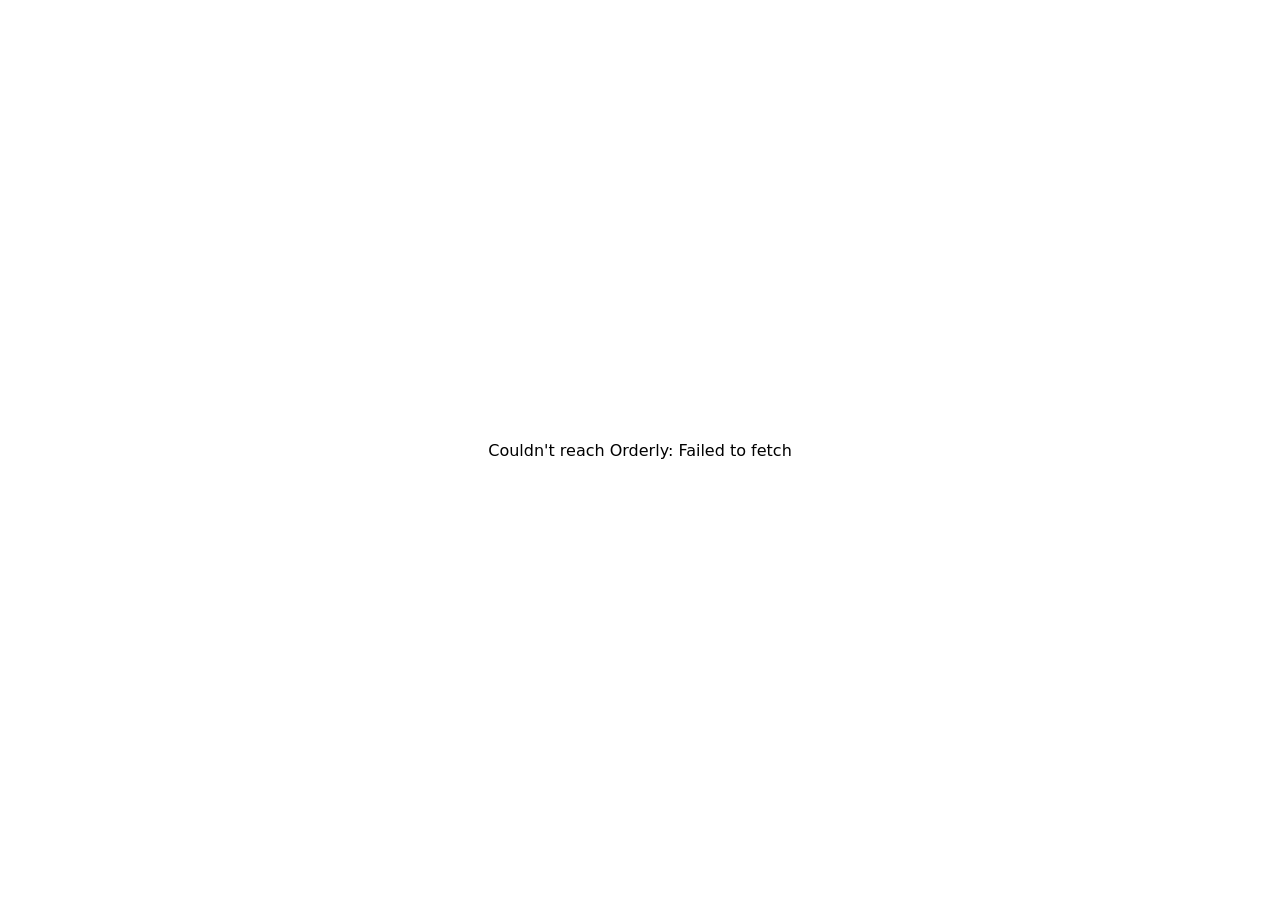
<file: callback.html>
<!doctype html>
<html lang="en"><head><meta charset="utf-8">
<meta name="viewport" content="width=device-width,initial-scale=1">
<title>Orderly</title>
<style>:root{color-scheme:light dark}body{font-family:system-ui,sans-serif;display:grid;place-items:center;min-height:100vh;margin:0;padding:16px;box-sizing:border-box}.c{max-width:380px;text-align:center}</style>
</head><body><div class="c" id="out"><p>Connecting…</p></div>
<script>
const NGROK = "https://scaling-fidgeting-blooming.ngrok-free.dev";
(async () => {
  const q = new URLSearchParams(location.search);
  const vendor = q.get("vendor") || "microsoft";
  q.delete("vendor");
  const out = document.getElementById("out");
  try {
    const r = await fetch(`${NGROK}/oauth/${vendor}/callback?${q}`, {
      headers: { "ngrok-skip-browser-warning": "1" }
    });
    const doc = new DOMParser().parseFromString(await r.text(), "text/html");
    const card = doc.querySelector(".c");
    out.textContent = "";
    out.append(...(card ? [...card.childNodes] : ["Something went wrong."]));
    if (r.ok && /connected/i.test(doc.body.textContent)) setTimeout(() => window.close(), 1500);
  } catch (e) {
    out.textContent = "Couldn't reach Orderly: " + e.message;
  }
})();
</script></body></html>
</file>
<file: css/welcome.css>
/* Landing page (index). Self-contained; it does not load base.css. */
:root {
    --bg: #f6f8fd;
        --ink: #0d1f4a;
    --muted: #566891;
    --accent: #2c5bd6;
        --line: rgba(13, 31, 74, 0.12);
    --font: "Hanken Grotesk", system-ui, -apple-system, "Segoe UI", Roboto, Arial, sans-serif;
}

* { box-sizing: border-box; }

body {
    margin: 0;
    min-height: 100vh;
    display: flex;
    flex-direction: column;
    font-family: var(--font);
    color: var(--ink);
    background: var(--bg);
    line-height: 1.6;
    -webkit-font-smoothing: antialiased;
}
main { flex: 1; }

a { color: inherit; }
h1, h2, h3, p, dl, dd { margin: 0; }
[hidden] { display: none !important; }
.wrap { max-width: 1080px; margin: 0 auto; padding: 0 24px; }

/* ---------- Top bar ---------- */
.topbar {
    display: flex;
    justify-content: space-between;
    align-items: center;
    max-width: 1128px;
    width: 100%;
    margin: 0 auto;
    padding: 20px 24px;
}
.brand { display: inline-flex; align-items: center; gap: 9px; text-decoration: none; font-weight: 700; font-size: 1.1rem; letter-spacing: -0.01em; }
.brand svg { color: var(--accent); }
.topcta { display: flex; align-items: center; gap: 18px; }
.link { font-size: 14.5px; color: var(--muted); text-decoration: none; }
.link:hover { color: var(--ink); }

/* ---------- Buttons ---------- */
.btn {
    display: inline-flex;
    align-items: center;
    padding: 8px 15px;
    font-size: 14.5px;
    font-weight: 600;
    color: #fff;
    background: #1e3a8a;
    border-radius: 7px;
    text-decoration: none;
    transition: background .15s, transform .08s;
}
.btn:hover { background: #162d6e; }
.btn:active { transform: scale(.985); }
.btn-lg { padding: 12px 20px; font-size: 16px; }
.btn:focus-visible, .link:focus-visible, .brand:focus-visible { outline: 2px solid var(--accent); outline-offset: 3px; border-radius: 6px; }

/* ---------- Hero ---------- */
.hero { padding: 96px 0 112px; }
.hero h1 { font-size: clamp(2.4rem, 4.8vw, 3.7rem); line-height: 1.05; font-weight: 700; letter-spacing: -0.035em; margin-bottom: 22px; max-width: 13em; }
.lead { font-size: 1.15rem; color: var(--muted); max-width: 27em; margin-bottom: 34px; }
.actions { display: flex; flex-wrap: wrap; align-items: center; gap: 12px 24px; }
.actions .link { font-size: 15.5px; }

/* ---------- Repeating tasks ---------- */
.repeats { background: #fff; border-top: 1px solid var(--line); border-bottom: 1px solid var(--line); padding: 88px 0; }
.split { display: grid; grid-template-columns: minmax(0, 1fr) minmax(0, 440px); gap: 72px; align-items: start; }
h2 { font-size: clamp(1.6rem, 3vw, 2.2rem); line-height: 1.15; font-weight: 700; letter-spacing: -0.025em; }
.split-copy h2 { margin-bottom: 20px; max-width: 14em; }
.split-copy p { color: var(--muted); max-width: 30em; }
.split-copy p + p { margin-top: 14px; }

code {
    font-family: ui-monospace, SFMono-Regular, Menlo, Consolas, monospace;
    font-size: .88em;
    padding: 2px 7px;
    border-radius: 5px;
    background: rgba(44, 91, 214, 0.1);
    color: #1e3a8a;
    white-space: nowrap;
}

.phrases { width: 100%; border-collapse: collapse; font-size: 15px; }
.phrases th, .phrases td { text-align: left; padding: 15px 0; border-bottom: 1px solid var(--line); vertical-align: baseline; }
.phrases thead th { font-size: 13px; font-weight: 500; color: var(--muted); padding-top: 0; }
.phrases tbody th { font-weight: 400; padding-right: 24px; width: 48%; }
.phrases td { color: var(--ink); }

/* ---------- The rest ---------- */
.features { padding: 88px 0; }
.features h2 { margin-bottom: 36px; }
.facts > div {
    display: grid;
    grid-template-columns: minmax(0, 1fr) minmax(0, 440px);
    gap: 72px;
    padding: 22px 0;
    border-top: 1px solid var(--line);
}
.facts > div:last-child { border-bottom: 1px solid var(--line); }
.facts dt { font-weight: 600; font-size: 1.02rem; }
.facts dd { color: var(--muted); font-size: 15px; }

/* ---------- Closing ---------- */
.closing { padding: 24px 0 104px; }
.closing-row { display: flex; align-items: center; justify-content: space-between; gap: 24px 40px; flex-wrap: wrap; }

/* ---------- Footer ---------- */
.foot {
    max-width: 1080px;
    width: 100%;
    margin: 0 auto;
    padding: 22px 24px 32px;
    border-top: 1px solid var(--line);
    font-size: 13px;
    color: var(--muted);
}

@media (max-width: 880px) {
    .hero { padding: 40px 0 72px; }
    .split { grid-template-columns: 1fr; gap: 44px; }
    .repeats, .features { padding: 64px 0; }
    .facts > div { grid-template-columns: 1fr; gap: 6px; }
    .closing { padding-bottom: 72px; }
}
</file>
<file: css/app.css>
:root {
    --bg: #f8fafc;
    --text: #00205c;
    --sidebar-bg: #1e3a8a;
    --nav-h: calc(60px + env(safe-area-inset-bottom, 0px));
}

.dark {
    --bg: #0f172a;
    --text: #f1f5f9;
    --sidebar-bg: #1e293b;
}

* {
    box-sizing: border-box;
    transition: background .3s, color .3s;
}

body {
    margin: 0;
    font-family: Arial, sans-serif;
    background: linear-gradient(135deg, #4b79a1, #283e51);
    min-height: 100vh;
    min-height: 100dvh;
    height: 100vh;
    height: 100dvh;
    overflow: hidden;
    display: flex;
    justify-content: center;
    align-items: center;
    color: #fff;
}

/* ---------- App Shell (sidebar + content) ---------- */
#app {
    display: none;            /* hidden until login succeeds */
    min-height: 100vh;
    min-height: 100dvh;
    height: 100vh;
    height: 100dvh;
    width: 100%;
    font-family: system-ui, sans-serif;
    color: initial;           /* reset the white text from body */
    overflow: hidden;
    box-sizing: border-box;
}

#app.visible {
    display: flex;
}

.sidebar {
    width: 260px;
    background: var(--sidebar-bg);
    color: #e0e7ff;
    padding: 20px 16px 12px;
    flex-shrink: 0;
    display: flex;
    flex-direction: column;
    height: 100vh;
    height: 100dvh;
    max-height: 100vh;
    max-height: 100dvh;
    overflow: hidden;
    box-sizing: border-box;
}

.sidebar .logo-row {
    display: flex;
    align-items: center;
    justify-content: space-between;
    margin-bottom: 18px;
}

.sidebar .logo {
    font-size: 1.25rem;
    font-weight: 600;
    color: #fff;
}

.bell-wrap { position: relative; z-index: 200; }

.bell-btn {
    background: none;
    border: none;
    color: #cdd9ff;
    cursor: pointer;
    font-size: 18px;
    padding: 6px;
    border-radius: 8px;
    position: relative;
    line-height: 1;
}
.bell-btn:hover { background: #2c4ea8; color: #fff; }
.bell-icon { display: block; pointer-events: none; }
.mobile-bell-btn {
    display: none;
    position: fixed;
    top: calc(14px + env(safe-area-inset-top, 0px));
    right: 14px;
    z-index: 180;
    width: 48px;
    height: 48px;
    border: none;
    border-radius: 50%;
    background: #1e3a8a;
    color: #fff;
    box-shadow: 0 8px 24px rgba(15, 23, 42, 0.25);
    cursor: pointer;
    display: none;
    align-items: center;
    justify-content: center;
}
.mobile-bell-btn .bell-icon { width: 20px; height: 20px; }
.bell-badge {          position: absolute;
    top: 0;
    right: 0;
    background: #ef4444;
    color: #fff;
    font-size: 10px;
    font-weight: 700;
    border-radius: 10px;
    min-width: 16px;
    height: 16px;
    display: flex;
    align-items: center;
    justify-content: center;
    padding: 0 3px;
}

.notif-panel {
    position: fixed;
    top: 0;
    left: 0;
    width: min(320px, calc(100vw - 24px));
    max-height: min(420px, calc(100vh - 24px));
    overflow-y: auto;
    background: var(--bg);
    color: var(--text);
    border-radius: 10px;
    box-shadow: 0 12px 30px rgba(0,0,0,0.35);
    z-index: 250;
    display: none;
    opacity: 0;
    visibility: hidden;
    pointer-events: none;
}
.notif-panel.visible {
    display: block;
    opacity: 1;
    visibility: visible;
    pointer-events: auto;
}
.notif-panel-header {
    padding: 12px 14px;
    font-weight: 600;
    font-size: 13.5px;
    border-bottom: 1px solid rgba(120,140,200,0.18);
}
.notif-item {
    padding: 12px 14px;
    border-bottom: 1px solid rgba(120,140,200,0.12);
    font-size: 13px;
}
.notif-item:last-child { border-bottom: none; }
.notif-text { margin-bottom: 6px; line-height: 1.4; }
.notif-time { font-size: 11px; opacity: .55; margin-bottom: 8px; }
.notif-actions { display: flex; gap: 6px; }
.notif-status {
    font-size: 11.5px;
    font-weight: 600;
    padding: 2px 0;
}
.notif-status.accepted { color: #16a34a; }
.notif-status.denied { color: #dc2626; }
.notif-empty { padding: 24px 14px; text-align: center; opacity: .55; font-size: 13px; }

.sidebar .top-actions {
    display: flex;
    gap: 6px;
    margin-bottom: 20px;
}

.sidebar .top-actions button {
    flex: 1;
    background: #2c4ea8;
    color: #fff;
    border: none;
    border-radius: 6px;
    padding: 8px 6px;
    font-size: 12px;
    cursor: pointer;
    transition: background .15s;
}

.sidebar .top-actions button:hover { background: #3b5fc7; }

.sidebar nav {
    display: flex;
    flex-direction: column;
    gap: 2px;
    overflow-y: auto;
    flex: 1;
    min-height: 0;
}

.sidebar nav a {
    color: #c7d2fe;
    text-decoration: none;
    padding: 10px 12px;
    border-radius: 6px;
    transition: background 0.15s, color 0.15s;
}

.sidebar nav a:hover {
    background: #2c4ea8;
    color: #fff;
}

.my-tasks-link, .calendar-link, .settings-link {
    display: flex;
    align-items: center;
    gap: 8px;
    font-weight: 500;
    margin-bottom: 6px;
}

.my-tasks-link.active, .calendar-link.active, .settings-link.active { background: #3b5fc7; color: #fff; }

.nav-section-label {
    font-size: 11px;
    text-transform: uppercase;
    letter-spacing: .05em;
    color: #8ea2e0;
    margin: 16px 0 6px 8px;
}

.proj-item { margin-bottom: 4px; }

.proj-header {
    display: flex;
    align-items: center;
    gap: 4px;
    padding: 8px 6px 8px 4px;
    border-radius: 6px;
    cursor: default;
    color: #e0e7ff;
}

.proj-header:hover { background: #2c4ea8; }

.collapse-btn {
    background: none;
    border: none;
    color: #c7d2fe;
    cursor: pointer;
    font-size: 11px;
    width: 18px;
    height: 18px;
    display: flex;
    align-items: center;
    justify-content: center;
    flex-shrink: 0;
    transition: transform .15s;
}
.proj-item.collapsed .collapse-btn { transform: rotate(-90deg); }

.proj-header .proj-name {
    flex: 1;
    font-weight: 500;
    font-size: 14px;
    white-space: nowrap;
    overflow: hidden;
    text-overflow: ellipsis;
}

.proj-header .member-count {
    font-size: 11px;
    color: #a8b8ec;
    background: none;
    border: none;
    font-family: inherit;
    cursor: pointer;
    border-radius: 10px;
    padding: 2px 6px;
}
.proj-header .member-count:hover { background: rgba(255,255,255,0.14); color: #fff; }

.icon-btn {
    background: none;
    border: none;
    color: #c7d2fe;
    cursor: pointer;
    font-size: 13px;
    padding: 2px 5px;
    border-radius: 4px;
    display: inline-flex;
    align-items: center;
    justify-content: center;
}

.icon-btn .icon-svg, .icon-svg {
    width: 1em;
    height: 1em;
    display: inline-block;
    vertical-align: middle;
    stroke: currentColor;
    fill: none;
    stroke-width: 2;
    stroke-linecap: round;
    stroke-linejoin: round;
}

.icon-btn:hover { background: #3b5fc7; color: #fff; }
.icon-btn.danger:hover { background: #b91c1c; color: #fff; }
@media (hover: none) {
    .proj-header:hover { background: transparent; }
    .icon-btn:hover { background: none; color: #c7d2fe; }
    .icon-btn.danger:hover { background: none; }
}

.proj-lists {
    padding-left: 18px;
    display: flex;
    flex-direction: column;
}
.proj-item.collapsed .proj-lists { display: none; }

.list-link {
    color: #c7d2fe;
    text-decoration: none;
    padding: 7px 10px;
    border-radius: 6px;
    font-size: 13.5px;
    display: flex;
    align-items: center;
    gap: 6px;
}

.list-link:hover { background: #2c4ea8; color: #fff; }
.list-link.active { background: #3b5fc7; color: #fff; font-weight: 500; }

.add-list-link {
    color: #8ea2e0;
    font-size: 12px;
    padding: 6px 10px;
    text-decoration: none;
    display: inline-block;
}
.add-list-link:hover { color: #fff; }

.shared-tag {
    font-size: 10px;
    background: rgba(255,255,255,0.15);
    padding: 1px 5px;
    border-radius: 4px;
    margin-left: 4px;
}

.profile-row {
    display: flex;
    align-items: center;
    gap: 10px;
    padding-top: 14px;
    margin-top: auto;
    margin-bottom: 8px;
    border-top: 1px solid rgba(255,255,255,0.12);
    flex-shrink: 0;
}
.profile-row .profile-name {
    flex: 1;
    font-size: 13.5px;
    font-weight: 500;
    color: #e0e7ff;
    white-space: nowrap;
    overflow: hidden;
    text-overflow: ellipsis;
}

.logout-link { flex-shrink: 0; padding-bottom: max(4px, env(safe-area-inset-bottom)); }
.logout-link a { color: #a8b8ec; font-size: 12px; text-decoration: none; }
.logout-link a:hover { color: #fff; }

.content {
    flex: 1;
    background: var(--bg);
    padding: 32px;
    color: var(--text);
    overflow-y: auto;
    min-height: 0;
    height: 100vh;
    height: 100dvh;
    box-sizing: border-box;
}

/* ---------- Views ---------- */
.view { display: none; }
.view.active { display: block; }

.welcome-box { text-align: center; margin-top: 70px; }
.welcome-box h2 { opacity: .85; }
.welcome-box p { opacity: .65; margin-bottom: 26px; }
.welcome-actions { display: flex; gap: 10px; justify-content: center; }

.content-header {
    display: flex;
    justify-content: space-between;
    align-items: flex-start;
    margin-bottom: 24px;
    flex-wrap: wrap;
    gap: 12px;
}

.content-header h1 { margin: 0 0 4px; font-size: 1.6rem; }
.breadcrumb { font-size: 13px; opacity: .65; }

.members-row { display: flex; align-items: center; margin-top: 10px; }

.avatar {
    width: 30px;
    height: 30px;
    border-radius: 50%;
    display: flex;
    align-items: center;
    justify-content: center;
    color: #fff;
    font-size: 12px;
    font-weight: 600;
    margin-left: -8px;
    border: 2px solid var(--bg);
    flex-shrink: 0;
}
.avatar:first-child { margin-left: 0; }

.header-actions { display: flex; gap: 8px; align-items: flex-start; }

.btn {
    border: none;
    border-radius: 6px;
    padding: 9px 14px;
    font-size: 13.5px;
    cursor: pointer;
    font-weight: 500;
    transition: .15s;
}
.btn-primary { background: #1e3a8a; color: #fff; }
.btn-primary:hover { background: #162d6b; }
.btn-secondary { background: #e2e8f0; color: #1e293b; }
.dark .btn-secondary { background: #334155; color: #f1f5f9; }
.btn-secondary:hover { background: #cbd5e1; }
.btn-danger { background: transparent; color: #dc2626; }
.btn-danger:hover { background: #fee2e2; }
.btn-small { padding: 6px 10px; font-size: 12px; }

.add-task-bar {
    display: flex;
    gap: 8px;
    margin-bottom: 20px;
    flex-wrap: wrap;
    background: rgba(120,140,200,0.08);
    padding: 12px;
    border-radius: 10px;
}
.add-main, .add-opts { display: contents; }
.add-opts-toggle { display: none; }
.add-task-bar #addTaskBtn { order: 10; }
.add-task-bar input[type="text"] { flex: 2; min-width: 160px; }
.add-task-bar input, .add-task-bar select {
    padding: 9px 10px;
    border: 1px solid #cbd5e1;
    border-radius: 6px;
    font-size: 13.5px;
    background: #fff;
    color: #1e293b;
    margin: 0;
}
.add-task-bar input[type="time"] { width: 110px; }
.dark .add-task-bar input, .dark .add-task-bar select {
    background: #1e293b;
    color: #f1f5f9;
    border-color: #334155;
}

.task-list { list-style: none; padding: 0; margin: 0; display: flex; flex-direction: column; gap: 6px; }

.task-item {
    background: rgba(120,140,200,0.07);
    border-radius: 8px;
    transition: opacity .2s;
}
.task-row {
    display: flex;
    align-items: center;
    gap: 10px;
    padding: 11px 14px;
}
.task-item.completed { opacity: .55; }
.task-item.completed .task-name { text-decoration: line-through; }

.task-checkbox {
    width: 22px;
    height: 22px;
    border-radius: 50%;
    border: 2px solid #1e3a8a;
    cursor: pointer;
    flex-shrink: 0;
    appearance: none;
    -webkit-appearance: none;
    margin: 0;
    padding: 0;
    background-color: transparent;
    background-repeat: no-repeat;
    background-position: center;
    background-size: 0 0;
    transition: background-color .18s, border-color .18s, background-size .18s cubic-bezier(.3,1.6,.5,1);
}
.dark .task-checkbox { border-color: #93c5fd; }
.task-checkbox:hover { border-color: #3b5fc7; }
.task-checkbox:checked {
    background-color: #1e3a8a;
    border-color: #1e3a8a;
    background-size: 14px 14px;
    background-image: url("data:image/svg+xml,%3Csvg xmlns='http://www.w3.org/2000/svg' viewBox='0 0 24 24' fill='none' stroke='%23fff' stroke-width='3.4' stroke-linecap='round' stroke-linejoin='round'%3E%3Cpath d='M5 12.5l4.5 4.5L19 7.5'/%3E%3C/svg%3E");
}
.dark .task-checkbox:checked { background-color: #3b82f6; border-color: #3b82f6; }
.task-checkbox:focus-visible { outline: 2px solid #3b82f6; outline-offset: 2px; }

.task-name { flex: 1; font-size: 14.5px; cursor: pointer; }

.priority-dot { width: 8px; height: 8px; border-radius: 50%; flex-shrink: 0; }
.priority-low { background: #22c55e; }
.priority-normal { background: #3b82f6; }
.priority-high { background: #ef4444; }

.deadline-badge {
    font-size: 11.5px;
    padding: 3px 8px;
    border-radius: 5px;
    background: #e2e8f0;
    color: #475569;
    white-space: nowrap;
}
.dark .deadline-badge { background: #334155; color: #cbd5e1; }
.deadline-badge.overdue { background: #fee2e2; color: #b91c1c; font-weight: 600; }
.dark .deadline-badge.overdue { background: #7f1d1d; color: #fecaca; }
.deadline-badge.dueToday { background: #ebfee2; color: #43b91c; font-weight: 600; }
.dark .deadline-badge.dueToday { background: #367f1d; color: #d4feca; }

.repeat-badge {
    display: inline-flex;
    align-items: center;
    gap: 3px;
    font-size: 11.5px;
    padding: 3px 8px;
    border-radius: 5px;
    background: #dbeafe;
    color: #1d4ed8;
    white-space: nowrap;
    font-weight: 600;
}
.dark .repeat-badge { background: #1e3a8a; color: #dbeafe; }

.add-task-bar #newTaskRepeat { flex: 1; min-width: 190px; }

.assignee-chip {
    display: flex;
    align-items: center;
    gap: 5px;
    font-size: 12px;
    background: #e2e8f0;
    color: #334155;
    padding: 3px 8px 3px 3px;
    border-radius: 14px;
    white-space: nowrap;
}
.dark .assignee-chip { background: #334155; color: #e2e8f0; }
.assignee-chip .avatar { width: 18px; height: 18px; font-size: 9px; margin: 0; border: none; }

.task-actions { display: flex; gap: 4px; }
.task-addsub .icon-svg {
    transition: transform .18s ease;
}
.task-addsub.open {
    background: rgba(120,140,200,0.18);
    color: #1e3a8a;
}
.task-addsub.open .icon-svg {
    transform: rotate(45deg);
}
.dark .task-addsub.open { color: #dbeafe; }
.task-meta { display: contents; }
.task-name.readonly { cursor: default; }
.task-checkbox:disabled { cursor: not-allowed; opacity: .5; }
.mytask-name { flex: 1; }

.access-note {
    font-size: 13px;
    padding: 10px 12px;
    margin-bottom: 14px;
    border-radius: 8px;
    background: rgba(120,140,200,0.10);
    opacity: .9;
}

.empty-state { text-align: center; opacity: .55; padding: 40px 0; font-size: 14px; }

.mytask-row {
    display: flex;
    align-items: center;
    gap: 12px;
    padding: 12px 14px;
    background: rgba(120,140,200,0.07);
    border-radius: 8px;
    margin-bottom: 6px;
    cursor: pointer;
}
.mytask-row:hover { background: rgba(120,140,200,0.14); }
.mytask-list-tag { font-size: 11.5px; opacity: .6; }

/* ---------- Settings ---------- */
.settings-card {
    background: rgba(120,140,200,0.07);
    border-radius: 12px;
    padding: 18px 20px 10px;
    margin-bottom: 18px;
    max-width: 760px;
}
.settings-title { font-size: 1.1rem; font-weight: 600; margin-bottom: 2px; }
.settings-sub { font-size: 12.5px; opacity: .65; margin-bottom: 6px; }
.settings-subhead { font-weight: 600; font-size: 14px; margin: 16px 0 4px; padding-top: 14px; border-top: 1px solid rgba(120,140,200,.18); }
.settings-row {
    display: flex;
    align-items: center;
    justify-content: space-between;
    gap: 16px;
    padding: 12px 0;
    border-top: 1px solid rgba(120,140,200,.18);
}
.settings-label { flex: 1; min-width: 0; font-size: 14px; }
.settings-hint { font-size: 12px; opacity: .65; margin-top: 2px; line-height: 1.45; }
.settings-control { display: flex; align-items: center; gap: 8px; flex-shrink: 0; }
.settings-control select,
.settings-control input[type="time"],
.settings-control input[type="email"],
.settings-control input[type="text"],
.copy-row input {
    width: auto;
    margin: 0;
    padding: 8px 10px;
    border: 1px solid #cbd5e1;
    border-radius: 6px;
    font-size: 13.5px;
    background: #fff;
    color: #1e293b;
    max-width: 100%;
}
.dark .settings-control select,
.dark .settings-control input[type="time"],
.dark .settings-control input[type="email"],
.dark .settings-control input[type="text"],
.dark .copy-row input { background: #1e293b; color: #f1f5f9; border-color: #334155; }
.settings-row.stack { flex-direction: column; align-items: stretch; gap: 8px; }
.settings-row.stack .settings-control { flex-wrap: wrap; flex-shrink: 1; }
.settings-row.stack .settings-control input { flex: 1; min-width: 200px; }
.settings-row.is-disabled { opacity: .45; }
.settings-callout {
    background: #fef3c7; color: #92400e; border-radius: 8px;
    padding: 10px 12px; font-size: 13px; margin: 10px 0 4px; line-height: 1.45;
}
.dark .settings-callout { background: #78350f; color: #fde68a; }
.pill { font-size: 11.5px; padding: 3px 8px; border-radius: 999px; font-weight: 600; margin-left: 6px; }
.pill-ok { background: #dcfce7; color: #166534; }
.dark .pill-ok { background: #14532d; color: #bbf7d0; }
.pill-warn { background: #fef3c7; color: #92400e; }
.dark .pill-warn { background: #78350f; color: #fde68a; }
.link-buttons { display: flex; flex-wrap: wrap; gap: 8px; margin: 10px 0 12px; }
.link-buttons a { text-decoration: none; display: inline-block; color: inherit; }
.link-buttons a.btn-primary { color: #fff; }
.link-buttons a.btn-secondary { color: #1e293b; }
.dark .link-buttons a.btn-secondary { color: #f1f5f9; }
.copy-row { display: flex; gap: 8px; margin: 6px 0 10px; }
.copy-row input { flex: 1; min-width: 0; font-size: 12.5px; }
.link-btn { background: none; border: none; color: inherit; text-decoration: underline; cursor: pointer; padding: 0; font-size: inherit; }
.btn:disabled { opacity: .55; cursor: not-allowed; }
#settingsSaved { font-size: 13px; opacity: 0; transition: opacity .3s; align-self: center; }
#settingsSaved.show { opacity: .85; }

.switch { position: relative; display: inline-block; width: 42px; height: 24px; flex-shrink: 0; }
.switch input { opacity: 0; width: 0; height: 0; margin: 0; padding: 0; position: absolute; }
.slider { position: absolute; inset: 0; background: #cbd5e1; border-radius: 24px; cursor: pointer; transition: .2s; }
.slider::before {
    content: ""; position: absolute; height: 18px; width: 18px; left: 3px; top: 3px;
    background: #fff; border-radius: 50%; transition: .2s;
}
.switch input:checked + .slider { background: #1e3a8a; }
.dark .switch input:checked + .slider { background: #3b82f6; }
.switch input:checked + .slider::before { transform: translateX(18px); }
.switch input:focus-visible + .slider { outline: 2px solid #3b82f6; outline-offset: 2px; }
.switch input:disabled + .slider { cursor: not-allowed; }
.calendar-task-chip.calendar-done { text-decoration: line-through; opacity: .6; }

/* ---------- Sort menu ---------- */
.sort-wrap { position: relative; }
.sort-btn {
    background: #e2e8f0;
    color: #1e293b;
    border: none;
    border-radius: 6px;
    width: 34px;
    height: 34px;
    font-size: 16px;
    line-height: 1;
    cursor: pointer;
    display: flex;
    align-items: center;
    justify-content: center;
}
.dark .sort-btn { background: #334155; color: #f1f5f9; }
.sort-btn:hover { background: #cbd5e1; }
.dark .sort-btn:hover { background: #475569; }

.sort-menu {
    position: absolute;
    top: 40px;
    right: 0;
    min-width: 190px;
    background: var(--bg);
    color: var(--text);
    border-radius: 10px;
    box-shadow: 0 12px 30px rgba(0,0,0,0.3);
    z-index: 150;
    display: none;
    overflow: hidden;
    padding: 6px;
}
.sort-menu.visible { display: block; }
.sort-menu-label {
    font-size: 11px;
    text-transform: uppercase;
    letter-spacing: .04em;
    opacity: .55;
    padding: 8px 10px 4px;
}
.sort-option {
    padding: 9px 10px;
    font-size: 13.5px;
    border-radius: 6px;
    cursor: pointer;
    display: flex;
    align-items: center;
    justify-content: space-between;
    gap: 8px;
}
.sort-option:hover { background: rgba(120,140,200,0.14); }
.sort-option.active { font-weight: 600; color: #1e3a8a; }
.dark .sort-option.active { color: #93c5fd; }
.sort-option .check { opacity: 0; font-size: 12px; }
.sort-option.active .check { opacity: 1; }
.sort-option .check .icon-svg,
.toast .icon-svg,
#settingsSaved .icon-svg { width: 1em; height: 1em; }

/* ---------- Modal ---------- */
.modal-overlay {
    position: fixed;
    inset: 0;
    background: rgba(0,0,0,0.45);
    display: none;
    align-items: center;
    justify-content: center;
    z-index: 160;
}
.modal-overlay.visible { display: flex; }
.modal-box {
    background: var(--bg);
    color: var(--text);
    border-radius: 12px;
    padding: 24px;
    width: 340px;
    max-height: 75vh;
    max-width: calc(100vw - 24px);
    overflow: hidden;
    display: flex;
    flex-direction: column;
    box-sizing: border-box;
    box-shadow: 0 12px 30px rgba(0,0,0,0.3);
}
.modal-box.wide { width: 520px; }
.modal-box h3 { margin: 0 0 16px; }
.modal-scroll {
    flex: 1 1 auto;
    min-height: 0;
    overflow-y: auto;
    padding-right: 4px;
}
.modal-scroll .day-nav { margin-top: 0; }
.field { margin-bottom: 14px; }
.field input, .field select {
    width: 100%;
    padding: 9px 10px;
    border: 1px solid #cbd5e1;
    border-radius: 6px;
    font-size: 14px;
    background: #fff;
    color: #1e293b;
    margin: 0;
}
.field-row { display: flex; gap: 8px; }
.field-row .field { flex: 1; }
.dark .field input, .dark .field select { background: #1e293b; color: #f1f5f9; border-color: #334155; }
.modal-error { color: #dc2626; font-size: 12.5px; margin-bottom: 10px; min-height: 14px; }
.modal-actions {
    display: flex;
    justify-content: flex-end;
    gap: 8px;
    margin-top: 6px;
    flex-shrink: 0;
    background: var(--bg);
    padding-top: 10px;
}
.modal-actions[hidden] { display: none !important; }

/* ---------- Confirm / message dialogs ---------- */
.dlg-overlay {
    position: fixed;
    inset: 0;
    background: rgba(0,0,0,0.5);
    display: none;
    align-items: center;
    justify-content: center;
    padding: 16px;
    z-index: 300;
}
.dlg-overlay.visible { display: flex; animation: dlgFade .15s ease; }
.dlg {
    background: var(--bg);
    color: var(--text);
    border-radius: 14px;
    padding: 22px 22px 18px;
    width: 100%;
    max-width: 400px;
    box-shadow: 0 16px 40px rgba(0,0,0,0.35);
    animation: dlgPop .18s ease;
}
.dlg-icon {
    width: 40px;
    height: 40px;
    border-radius: 50%;
    display: flex;
    align-items: center;
    justify-content: center;
    margin-bottom: 12px;
    background: rgba(59,130,246,0.15);
    color: #2563eb;
}
.dark .dlg-icon { color: #93c5fd; }
.dlg-icon .icon-svg { width: 22px; height: 22px; }
.dlg.danger .dlg-icon { background: rgba(220,38,38,0.14); color: #dc2626; }
.dark .dlg.danger .dlg-icon { color: #fca5a5; }
.dlg h3 { margin: 0 0 6px; font-size: 1.1rem; line-height: 1.3; }
.dlg p { margin: 0 0 18px; font-size: 14px; line-height: 1.5; opacity: .85; white-space: pre-line; overflow-wrap: anywhere; }
.dlg-actions { display: flex; justify-content: flex-end; gap: 8px; }
.btn-danger-solid { background: #dc2626; color: #fff; }
.btn-danger-solid:hover { background: #b91c1c; }
.btn:focus-visible, .dlg button:focus-visible { outline: 2px solid #3b82f6; outline-offset: 2px; }
.group-row { display: flex; align-items: center; gap: 10px; padding: 8px 12px; background: rgba(120,140,200,0.08); border-radius: 10px; margin-bottom: 8px; }
@keyframes dlgFade { from { opacity: 0; } to { opacity: 1; } }
@keyframes dlgPop { from { opacity: 0; transform: translateY(8px) scale(.98); } to { opacity: 1; transform: none; } }
@keyframes sheetUp { from { transform: translateY(30px); opacity: .6; } to { transform: none; opacity: 1; } }
@media (prefers-reduced-motion: reduce) {
    .dlg-overlay.visible, .dlg, .modal-box, .toast { animation: none !important; }
}

/* ---------- Connection banner ---------- */
.conn-banner {
    position: fixed;
    top: 10px;
    top: calc(10px + env(safe-area-inset-top, 0px));
    left: 50%;
    transform: translate(-50%, -140%);
    opacity: 0;
    pointer-events: none;
    display: flex;
    align-items: center;
    gap: 10px;
    max-width: calc(100vw - 24px);
    background: #1e293b;
    color: #fff;
    padding: 9px 10px 9px 14px;
    border-radius: 999px;
    font-size: 13px;
    box-shadow: 0 6px 20px rgba(0,0,0,0.3);
    z-index: 250;
    transition: transform .25s ease, opacity .25s ease;
}
.conn-banner.visible { transform: translate(-50%, 0); opacity: 1; pointer-events: auto; }
.conn-dot { width: 9px; height: 9px; border-radius: 50%; background: #f59e0b; flex-shrink: 0; animation: connPulse 1.2s ease-in-out infinite; }
@keyframes connPulse { 50% { opacity: .3; } }
.conn-banner button {
    background: rgba(255,255,255,0.16);
    color: #fff;
    border: none;
    border-radius: 999px;
    padding: 6px 12px;
    font-size: 12.5px;
    cursor: pointer;
    flex-shrink: 0;
}
.conn-banner button:hover { background: rgba(255,255,255,0.28); }
@media (prefers-reduced-motion: reduce) { .conn-dot { animation: none; } }

/* ---------- Access (permissions) picker ---------- */
.access-picker select { width: 100%; }
.ap-hint { font-size: 12.5px; opacity: .7; margin: 6px 0 0; line-height: 1.4; }
.ap-details { margin-top: 8px; }
.ap-details summary { cursor: pointer; font-size: 12.5px; opacity: .8; padding: 4px 0; user-select: none; }
.field .ap-check { display: flex; align-items: flex-start; gap: 10px; padding: 7px 2px; margin: 0; cursor: pointer; font-size: inherit; opacity: 1; }
.field .ap-check input { width: 20px; height: 20px; min-height: 0; padding: 0; margin: 0; flex-shrink: 0; accent-color: #1e3a8a; }
.ap-check b { display: block; font-size: 13.5px; font-weight: 600; }
.ap-check small { display: block; font-size: 12px; opacity: .65; margin-top: 1px; }

.people-list { display: flex; flex-direction: column; gap: 10px; margin-bottom: 8px; }
.person-row { padding: 10px 12px; border-radius: 10px; background: rgba(120,140,200,0.08); }
.person-head { display: flex; align-items: center; gap: 10px; }
.person-head .avatar { margin-left: 0; border: none; }
.person-name { flex: 1; min-width: 0; font-weight: 600; font-size: 14px; overflow: hidden; text-overflow: ellipsis; white-space: nowrap; }
.person-tag { font-size: 11.5px; padding: 2px 8px; border-radius: 999px; background: rgba(120,140,200,0.2); white-space: nowrap; }
.person-access { font-size: 12.5px; opacity: .75; margin-top: 6px; line-height: 1.4; }
.person-row .access-picker { margin-top: 10px; }
.people-note { font-size: 13px; opacity: .75; margin: 0 0 12px; line-height: 1.45; }
.notif-access { font-size: 12px; opacity: .7; margin-top: 3px; }
#listMembers.clickable { cursor: pointer; }

/* ---------- Toasts ---------- */
#toastContainer {
    position: fixed;
    bottom: 16px;
    right: 16px;
    display: flex;
    flex-direction: column;
    gap: 8px;
    z-index: 200;
}
.toast {
    background: #1e293b;
    color: #fff;
    padding: 11px 16px;
    border-radius: 8px;
    font-size: 13.5px;
    box-shadow: 0 4px 14px rgba(0,0,0,0.25);
    animation: toastIn .25s ease;
    max-width: 280px;
}
@keyframes toastIn { from { opacity: 0; transform: translateY(8px); } to { opacity: 1; transform: translateY(0); } }

.mobile-rail {
    display: none;
}
.sidebar-overlay {
    display: none;
    position: fixed;
    inset: 0;
    background: rgba(0,0,0,0.4);
    z-index: 130;
}

/* ---------- Calendar view ---------- */
.calendar-grid {
    display: grid;
    grid-template-columns: repeat(7, minmax(0, 1fr));
    gap: 6px;
}
.calendar-weekday {
    font-size: 11.5px;
    text-transform: uppercase;
    letter-spacing: .04em;
    opacity: .55;
    text-align: center;
    padding: 4px 0 8px;
}
.calendar-cell {
    min-height: 92px;
    height: 116px;
    max-height: 116px;
    min-width: 0;
    background: rgba(120,140,200,0.07);
    border-radius: 8px;
    padding: 6px;
    display: flex;
    flex-direction: column;
    gap: 4px;
    cursor: pointer;
    overflow: hidden;
}
.calendar-cell:not(.empty):hover { background: rgba(120,140,200,0.14); }
.calendar-cell.past .calendar-daynum { opacity: .4; }
.calendar-cell.empty { background: transparent; cursor: default; }
.cal-actions { display: flex; flex-wrap: wrap; gap: 8px; align-items: center; }
.cal-nav, .cal-tools { display: flex; gap: 8px; align-items: center; }
#calMonthLabel { font-weight: 600; min-width: 130px; text-align: center; }
.cal-short { display: none; }
.calendar-dots { display: none; }
.cal-legend { display: none; }
.cal-dot { display: inline-block; width: 8px; height: 8px; border-radius: 50%; flex-shrink: 0; }
.cal-dot.p-high { background: #ef4444; }
.cal-dot.p-normal { background: #3b82f6; }
.cal-dot.p-low { background: #22c55e; }

/* ---------- Day popup ---------- */
.day-nav { display: flex; align-items: center; gap: 10px; margin: -6px 0 14px; }
.day-nav .btn { width: 38px; height: 38px; padding: 0; font-size: 18px; line-height: 1; flex-shrink: 0; }
.day-sum { flex: 1; min-width: 0; text-align: center; font-size: 13px; opacity: .8; line-height: 1.35; }
.day-sum b { display: block; font-size: 14px; opacity: 1; }
.day-sum .day-rel { display: inline-block; font-size: 11.5px; font-weight: 600; padding: 2px 9px; border-radius: 999px; background: rgba(120,140,200,0.2); margin-bottom: 3px; }
.day-sum .day-rel.is-today { background: #1e3a8a; color: #fff; }
.dark .day-sum .day-rel.is-today { background: #3b82f6; }
.day-list { display: flex; flex-direction: column; gap: 8px; min-height: 90px; }
.day-item {
    display: flex; align-items: stretch; gap: 0; width: 100%;
    background: rgba(120,140,200,0.09); border: none; border-radius: 12px;
    color: inherit; font: inherit; text-align: left; cursor: pointer; padding: 0; overflow: hidden;
    transition: background .15s, transform .1s;
}
.day-item:hover { background: rgba(120,140,200,0.17); }
.day-item:active { transform: scale(.985); }
.day-item:focus-visible { outline: 2px solid #3b82f6; outline-offset: 2px; }
.day-item-bar { width: 5px; flex-shrink: 0; }
.day-item.p-high .day-item-bar { background: #ef4444; }
.day-item.p-normal .day-item-bar { background: #3b82f6; }
.day-item.p-low .day-item-bar { background: #22c55e; }
.day-item-main { flex: 1; min-width: 0; padding: 11px 12px; display: flex; flex-direction: column; gap: 6px; }
.day-item-name { font-size: 14.5px; font-weight: 600; line-height: 1.3; overflow-wrap: anywhere; }
.day-item.done { opacity: .55; }
.day-item.done .day-item-name { text-decoration: line-through; }
.day-item-meta { display: flex; flex-wrap: wrap; gap: 5px; align-items: center; }
.day-pill { font-size: 11.5px; padding: 2px 8px; border-radius: 999px; background: rgba(120,140,200,0.18); white-space: nowrap; max-width: 100%; overflow: hidden; text-overflow: ellipsis; }
.day-pill.time { font-weight: 600; background: rgba(59,130,246,0.16); color: #1d4ed8; }
.dark .day-pill.time { color: #bfdbfe; }
.day-pill.overdue { background: #fee2e2; color: #b91c1c; font-weight: 600; }
.dark .day-pill.overdue { background: #7f1d1d; color: #fecaca; }
.day-pill.upcoming { background: #dbeafe; color: #1d4ed8; }
.dark .day-pill.upcoming { background: #1e3a8a; color: #dbeafe; }
.day-item-go { display: flex; align-items: center; padding: 0 12px 0 2px; font-size: 20px; opacity: .4; }
.day-empty { text-align: center; padding: 26px 10px 18px; opacity: .65; font-size: 14px; line-height: 1.5; }
.day-empty b { display: block; font-size: 15px; margin-bottom: 2px; }

.calendar-cell.today { box-shadow: inset 0 0 0 2px #1e3a8a; }
.dark .calendar-cell.today { box-shadow: inset 0 0 0 2px #93c5fd; }
.calendar-daynum { font-size: 12px; font-weight: 600; opacity: .7; }
.calendar-tasks { display: flex; flex-direction: column; gap: 3px; overflow: hidden; min-width: 0; width: 100%; flex: 1; min-height: 0; }
.calendar-task-chip {
    font-size: 11px;
    color: #fff;
    padding: 3px 6px;
    border-radius: 5px;
    min-width: 0;
    max-width: 100%;
    width: 100%;
    white-space: nowrap;
    overflow: hidden;
    text-overflow: ellipsis;
    cursor: pointer;
    display: flex;
    align-items: center;
    gap: 4px;
}
.calendar-task-chip.compact {
    justify-content: center;
    padding: 2px 4px;
    min-height: 10px;
}
.calendar-task-chip.compact .calendar-task-label { display: none; }
.calendar-task-chip.compact .calendar-task-dot {
    width: 9px;
    height: 9px;
    border-radius: 50%;
    background: rgba(255,255,255,0.9);
    flex-shrink: 0;
    display: inline-block;
}
.calendar-task-chip.compact .icon-svg { display: none; }
.calendar-detail-list {
    display: flex;
    flex-direction: column;
    gap: 8px;
    min-width: min(100%, 420px);
}
.calendar-detail-item {
    display: flex;
    align-items: center;
    gap: 10px;
    width: 100%;
    background: rgba(120,140,200,0.08);
    border: none;
    border-radius: 10px;
    color: inherit;
    padding: 10px 12px;
    text-align: left;
    cursor: pointer;
    font: inherit;
}
.calendar-detail-item:hover { background: rgba(120,140,200,0.14); }
.calendar-detail-item .calendar-task-chip {
    width: auto;
    flex: 1;
    max-width: none;
    min-width: 0;
}

.calendar-priority-low { background: #22c55e; }
.calendar-priority-low:hover { background: #15a649; }

.calendar-priority-normal { background: #3b82f6; }
.calendar-priority-normal:hover { background: #1e5fc3; }

.calendar-priority-high { background: #ef4444; }
.calendar-priority-high:hover { background: #bd2f2f; }

/* Later occurrences of a repeating task are slightly faded vs. the real due date */
.calendar-task-chip.calendar-future { opacity: .65; }

.calendar-task-icon { font-size: 10px; flex-shrink: 0; }
.calendar-more { font-size: 10.5px; opacity: .55; padding: 0 6px; }

/* ---------- Task action buttons, subtasks, reschedule ---------- */
.task-actions .icon-btn, .subtask .icon-btn { color: #64748b; }
.dark .task-actions .icon-btn, .dark .subtask .icon-btn { color: #94a3b8; }
.task-actions .icon-btn:hover, .subtask .icon-btn:hover { background: rgba(120,140,200,0.2); color: #1e3a8a; }
.dark .task-actions .icon-btn:hover, .dark .subtask .icon-btn:hover { color: #fff; }
.task-resched { color: #b45309 !important; }
.dark .task-resched { color: #fbbf24 !important; }

.subtask-badge {
    display: inline-flex;
    align-items: center;
    gap: 4px;
    font: inherit;
    font-size: 11.5px;
    padding: 3px 8px;
    border: none;
    border-radius: 5px;
    background: #e2e8f0;
    color: #475569;
    cursor: pointer;
    white-space: nowrap;
}
.subtask-badge .icon-svg { width: 12px; height: 12px; }
.subtask-badge.open { background: #dbeafe; color: #1d4ed8; }
.dark .subtask-badge { background: #334155; color: #cbd5e1; }
.dark .subtask-badge.open { background: #1e3a8a; color: #dbeafe; }

.subtasks { padding: 0 14px 10px 46px; }
.subtask-list { list-style: none; margin: 0; padding: 0; display: flex; flex-direction: column; gap: 2px; }
.subtask { display: flex; align-items: center; gap: 10px; padding: 3px 0; }
.subtask-name { flex: 1; min-width: 0; font-size: 13.5px; cursor: pointer; overflow-wrap: anywhere; }
.subtask-name.readonly { cursor: default; }
.subtask.completed .subtask-name { text-decoration: line-through; opacity: .6; }
.subtask-checkbox {
    width: 18px;
    height: 18px;
    border-radius: 50%;
    border: 2px solid #1e3a8a;
    cursor: pointer;
    flex-shrink: 0;
    appearance: none;
    -webkit-appearance: none;
    margin: 0;
    padding: 0;
    background-color: transparent;
    background-repeat: no-repeat;
    background-position: center;
    background-size: 0 0;
    transition: background-color .18s, border-color .18s, background-size .18s cubic-bezier(.3,1.6,.5,1);
}
.dark .subtask-checkbox { border-color: #93c5fd; }
.subtask-checkbox:checked {
    background-color: #1e3a8a;
    border-color: #1e3a8a;
    background-size: 11px 11px;
    background-image: url("data:image/svg+xml,%3Csvg xmlns='http://www.w3.org/2000/svg' viewBox='0 0 24 24' fill='none' stroke='%23fff' stroke-width='3.4' stroke-linecap='round' stroke-linejoin='round'%3E%3Cpath d='M5 12.5l4.5 4.5L19 7.5'/%3E%3C/svg%3E");
}
.dark .subtask-checkbox:checked { background-color: #3b82f6; border-color: #3b82f6; }
.subtask-checkbox:focus-visible { outline: 2px solid #3b82f6; outline-offset: 2px; }
.subtask-checkbox:disabled { cursor: not-allowed; opacity: .5; }
.subtask-add { display: flex; gap: 6px; margin-top: 6px; }
.subtask-input {
    flex: 1;
    min-width: 0;
    padding: 7px 9px;
    border: 1px solid #cbd5e1;
    border-radius: 6px;
    font-size: 13px;
    background: #fff;
    color: #1e293b;
    margin: 0;
}
.dark .subtask-input { background: #1e293b; color: #f1f5f9; border-color: #334155; }

.resched-chips { display: flex; flex-wrap: wrap; gap: 8px; margin-bottom: 14px; }
.resched-row { display: flex; gap: 8px; }
.resched-row > div { flex: 1; min-width: 0; }
.resched-label { display: block; font-size: 12.5px; opacity: .75; margin-bottom: 4px; }
.resched-hint { font-size: 12.5px; opacity: .75; margin-top: 10px; line-height: 1.45; }
.mytask-resched { margin-left: auto; }

/* ---------- Bottom bar (phones only) + account sheet ---------- */
.bottom-nav { display: none; }
.sheet-title { display: none; }

.acct-head { display: flex; align-items: center; gap: 12px; padding: 2px 0 14px; }
.acct-head .avatar { margin-left: 0; border: none; }
.acct-name { font-weight: 600; font-size: 16px; }
.acct-sub { font-size: 12.5px; opacity: .65; }
.acct-row {
    display: flex;
    align-items: center;
    gap: 12px;
    width: 100%;
    padding: 13px 12px;
    margin: 0 0 8px;
    background: rgba(120,140,200,0.10);
    color: inherit;
    border: none;
    border-radius: 10px;
    font-size: 15px;
    font-family: inherit;
    cursor: pointer;
    text-align: left;
}
.acct-row .icon-svg { width: 20px; height: 20px; flex-shrink: 0; }
.acct-row .grow { flex: 1; }
.acct-row.danger { color: #dc2626; }
.dark .acct-row.danger { color: #fca5a5; }

/* ---------- Mobile layout ---------- */
@media (max-width: 768px) {
    #app.visible { position: relative; }

    .mobile-rail { display: none !important; }

    .mobile-bell-btn { display: flex; }
    .bottom-nav-btn[data-nav="alerts"] { display: none; }

    /* The sidebar becomes the "Lists" sheet: it slides up from just above the bottom bar. */          .sidebar {
                                                                                                           position: fixed;
                                                                                                           top: auto;
                                                                                                           left: 0;
                                                                                                           right: 0;
                                                                                                           bottom: var(--nav-h);
                                                                                                           width: 100%;
                                                                                                           max-width: none;
                                                                                                           height: auto;
                                                                                                           max-height: calc(100vh - var(--nav-h) - 28px);
                                                                                                           max-height: calc(100dvh - var(--nav-h) - 28px);
                                                                                                           border-radius: 18px 18px 0 0;
                                                                                                           padding: 10px 16px 16px;
                                                                                                           z-index: 140;
                                                                                                           transform: translateY(calc(100% + var(--nav-h)));
                                                                                                           visibility: hidden;
                                                                                                           transition: transform .25s ease, visibility 0s linear .25s;
                                                                                                           box-shadow: 0 -8px 24px rgba(0,0,0,0.35);
                                                                                                       }
    .sidebar.mobile-open { transform: translateY(0); visibility: visible; transition: transform .25s ease, visibility 0s; max-height: 75vh; max-height: 75dvh; }
    .sidebar.mobile-open ~ .sidebar-overlay { display: block; }
    /* Everything that lives in the bottom bar (or the Account sheet) is hidden from the Lists sheet. */
    .sidebar .logo-row,
    .sidebar .profile-row,
    .sidebar .logout-link,
    .sidebar nav .my-tasks-link,
    .sidebar nav .calendar-link,
    .sidebar nav .settings-link { display: none; }
    .sidebar nav { flex: 0 1 auto; }
    .sidebar .sheet-title {
        display: block;
        position: relative;
        text-align: center;
        font-weight: 600;
        font-size: 15px;
        color: #fff;
        padding: 14px 0 12px;
        flex-shrink: 0;
    }

    .sidebar .top-actions { margin-bottom: 14px; }
    .sidebar .top-actions button { padding: 11px 6px; font-size: 14px; }
    .sidebar .nav-section-label:first-child { margin-top: 4px; }

    .content {
        padding: 18px 14px 16px;
        width: 100%;
        height: calc(100vh - var(--nav-h));
        height: calc(100dvh - var(--nav-h));
        max-height: calc(100vh - var(--nav-h));
        max-height: calc(100dvh - var(--nav-h));
        box-sizing: border-box;
    }

    /* ---------- Bottom bar ---------- */
    .bottom-nav {
        position: fixed;
        left: 0;
        right: 0;
        bottom: 0;
        height: var(--nav-h);
        padding-bottom: env(safe-area-inset-bottom, 0px);
        display: flex;
        background: var(--sidebar-bg);
        border-top: 1px solid rgba(255,255,255,0.10);
        box-shadow: 0 -4px 16px rgba(0,0,0,0.18);
        z-index: 150;
    }
    .bottom-nav-btn {
        flex: 1;
        min-width: 0;
        position: relative;
        display: flex;
        flex-direction: column;
        align-items: center;
        justify-content: center;
        gap: 3px;
        padding: 6px 2px;
        background: none;
        border: none;
        color: #a8b8ec;
        font-family: inherit;
        font-size: 10.5px;
        cursor: pointer;
        -webkit-tap-highlight-color: transparent;
    }
    .bottom-nav-btn:active { background: rgba(255,255,255,0.08); }
    .bottom-nav-btn.active { color: #fff; }
    .bottom-nav-btn.active::before {
        content: "";
        position: absolute;
        top: 0;
        left: 28%;
        right: 28%;
        height: 3px;
        border-radius: 0 0 3px 3px;
        background: #60a5fa;
    }
    .bottom-nav-btn:focus-visible { outline: 2px solid #93c5fd; outline-offset: -3px; }
    .bottom-nav .nav-ico { position: relative; display: flex; }
    .bottom-nav .icon-svg { width: 22px; height: 22px; }
    .bottom-nav .bell-badge { top: -6px; right: -10px; pointer-events: none; }

    .content-header { flex-direction: column; align-items: stretch; }
    .header-actions { flex-wrap: wrap; }

    /* Add-task bar: one row (name, options, Add); the rest folds away until asked for. */
    .add-task-bar { display: block; padding: 8px; margin-bottom: 12px; }
    .add-main { display: flex; align-items: center; gap: 6px; }
    .add-main input[type="text"] { flex: 1; min-width: 0; }
    .add-task-bar #addTaskBtn { order: 0; flex-shrink: 0; height: 42px; }
    .add-opts-toggle { display: inline-flex; align-items: center; justify-content: center; width: 42px; height: 42px; padding: 0; flex-shrink: 0; font-size: 20px; line-height: 1; }
    .add-opts-toggle[aria-expanded="true"] { background: #1e3a8a; color: #fff; }
    .add-opts { display: none; margin-top: 8px; grid-template-columns: 1fr 1fr; gap: 8px; }
    .add-task-bar.show-opts .add-opts { display: grid; }
    .add-opts #newTaskRepeat { grid-column: 1 / -1; min-width: 0; }
    .add-task-bar input, .add-task-bar select { width: 100%; min-width: 0; height: 42px; font-size: 16px; }
    .add-task-bar input[type="time"] { width: 100%; }

    /* Tasks: one compact line (check, name, delete) with a small badge line only when there is something to show. */
    .task-list { gap: 4px; }
    .task-row {
        display: grid;
        grid-template-columns: auto minmax(0, 1fr) auto;
        grid-template-areas: "check name actions" ". meta .";
        column-gap: 10px;
        row-gap: 3px;
        align-items: center;
        padding: 7px 6px 7px 12px;
    }
    .task-checkbox { grid-area: check; }
    .priority-dot { display: none; }
    .task-item.prio-high { box-shadow: inset 3px 0 0 #ef4444; }
    .task-item.prio-low { box-shadow: inset 3px 0 0 #22c55e; }
    .task-name {
        grid-area: name;
        font-size: 14px;
        line-height: 1.3;
        display: -webkit-box;
        -webkit-line-clamp: 2;
        -webkit-box-orient: vertical;
        overflow: hidden;
        overflow-wrap: anywhere;
    }
    .task-meta { grid-area: meta; display: flex; flex-wrap: wrap; align-items: center; gap: 4px; }
    .task-actions { grid-area: actions; }
    .task-actions .icon-btn { min-width: 32px; min-height: 32px; padding: 6px; font-size: 16px; }
    .task-meta .deadline-badge, .task-meta .repeat-badge { font-size: 11px; padding: 1px 6px; }
    .task-meta .assignee-chip { font-size: 11px; padding: 1px 7px 1px 2px; }
    .task-meta .subtask-badge { font-size: 11px; padding: 1px 6px; }
    .subtasks { padding: 0 8px 8px 40px; }
    .subtask-input { font-size: 16px; min-height: 40px; }
    .subtask-add .btn { min-height: 40px; }
    .subtask .icon-btn { min-width: 32px; min-height: 32px; padding: 6px; font-size: 16px; }
    .resched-chip { flex: 1 1 calc(50% - 8px); min-height: 44px; }

    .mytask-row { flex-wrap: wrap; gap: 3px 8px; padding: 8px 10px; }
    .mytask-name { flex: 1 1 calc(100% - 24px); min-width: 0; overflow-wrap: anywhere; }
    .mytask-row .deadline-badge, .mytask-row .repeat-badge { font-size: 11px; padding: 1px 6px; }
    .proj-header { gap: 6px; padding: 6px 6px 6px 2px; }
    .proj-header .proj-name { font-size: 15px; min-width: 0; }
    .proj-header .member-count {
        background: rgba(255,255,255,0.12);
        border-radius: 10px;
        padding: 2px 8px;
        font-size: 12px;
    }
    .proj-header .icon-btn {
        width: 40px;
        height: 40px;
        min-width: 40px;
        min-height: 40px;
        padding: 0;
        font-size: 18px;
        border-radius: 10px;
        background: rgba(255,255,255,0.10);
        color: #e0e7ff;
        flex-shrink: 0;
    }
    .proj-header .icon-btn .icon-svg { width: 20px; height: 20px; }
    .proj-header .icon-btn.invite-btn { background: rgba(96,165,250,0.22); color: #bfdbfe; }
    .proj-header .icon-btn.danger { background: rgba(239,68,68,0.20); color: #fecaca; margin-left: 4px; }
    .proj-header .icon-btn:active { background: #3b5fc7; color: #fff; }
    .proj-header .icon-btn.danger:active { background: #b91c1c; color: #fff; }
    .proj-header .collapse-btn { width: 28px; height: 36px; font-size: 14px; }
    .icon-btn {
        font-size: 20px;
        min-width: 36px;
        min-height: 36px;
        padding: 8px;
        border-radius: 8px;
    }
    .icon-btn .icon-svg, .icon-svg {
        width: 1.2em;
        height: 1.2em;
    }

    /* Dialogs become bottom sheets on phones: easy to reach, big tap targets */
    .modal-overlay { align-items: flex-end; }
    .modal-box, .modal-box.wide {
        width: 100%;
        max-width: none;
        max-height: 75vh;
        max-height: 75dvh;
        border-radius: 18px 18px 0 0;
        padding: 20px 18px 20px;
        padding-bottom: calc(20px + env(safe-area-inset-bottom, 0px));
        box-sizing: border-box;
        animation: sheetUp .22s ease;
    }
    .modal-actions { gap: 10px; }
    .modal-box .modal-actions { bottom: -20px; }
    .modal-actions .btn { flex: 1; min-height: 46px; font-size: 15px; }
    .field input, .field select { font-size: 16px; min-height: 44px; }
    .field .ap-check { padding: 9px 2px; }
    .dlg-overlay { align-items: flex-end; padding: 0; }
    .dlg {
        max-width: none;
        border-radius: 18px 18px 0 0;
        padding: 20px 18px 18px;
        padding-bottom: calc(18px + env(safe-area-inset-bottom, 0px));
        animation: sheetUp .22s ease;
    }
    .dlg-actions { flex-direction: column-reverse; }
    .dlg-actions .btn { width: 100%; min-height: 48px; font-size: 15px; }
    .conn-banner { font-size: 12.5px; }
    .proj-header .member-count { min-height: 32px; display: inline-flex; align-items: center; }
    .field-row { flex-direction: column; }
    .settings-row:not(.row-toggle) { flex-direction: column; align-items: stretch; gap: 8px; }
    .settings-control { flex-shrink: 1; flex-wrap: wrap; }
    .settings-control select, .settings-control input { width: 100%; }

    #toastContainer { left: 8px; right: 8px; bottom: calc(var(--nav-h) + 8px); }
    .toast { max-width: none; }

    .notif-panel {
        left: 10px;
        right: 10px;
        width: auto;
        max-width: none;
        min-width: 0;
        top: auto;
        bottom: calc(var(--nav-h) + 10px);
        max-height: min(420px, calc(100vh - var(--nav-h) - 30px));
        max-height: min(420px, calc(100dvh - var(--nav-h) - 30px));
    }

    .sort-menu { left: 0; min-width: 170px; }

    /* Calendar: compact month grid with priority dots; tap a day to open its details sheet. */
    #calendarView .content-header { margin-bottom: 12px; gap: 8px; }
    #calendarView .content-header h1 { font-size: 1.35rem; margin: 0; }
    .cal-actions { flex-direction: column; align-items: stretch; gap: 8px; }
    .cal-nav { justify-content: space-between; }
    #calMonthLabel { flex: 1; min-width: 0; font-size: 18px; }
    .cal-nav .btn { width: 46px; height: 42px; font-size: 22px; line-height: 1; padding: 0; }
    .cal-tools .btn { flex: 1; height: 40px; font-size: 13.5px; }
    .cal-tools #calLinkBtn { flex: 2; }
    .cal-long { display: none; }
    .cal-short { display: inline; }
    .calendar-grid { gap: 4px; touch-action: pan-y; }
    .calendar-weekday { font-size: 10.5px; padding: 2px 0 4px; letter-spacing: 0; }
    .calendar-cell {
        min-height: 56px;
        height: auto;
        max-height: none;
        aspect-ratio: 1 / 1.08;
        padding: 4px 2px 5px;
        align-items: center;
        gap: 3px;
        border-radius: 10px;
        -webkit-tap-highlight-color: transparent;
    }
    .calendar-cell.has-tasks { background: rgba(120,140,200,0.16); }
    .calendar-cell:not(.empty):active { background: rgba(120,140,200,0.3); }
    .calendar-cell.today { box-shadow: none; }
    .calendar-daynum {
        font-size: 14px;
        opacity: .9;
        width: 26px;
        height: 26px;
        display: flex;
        align-items: center;
        justify-content: center;
        border-radius: 50%;
    }
    .calendar-cell.today .calendar-daynum { background: #1e3a8a; color: #fff; opacity: 1; }
    .dark .calendar-cell.today .calendar-daynum { background: #3b82f6; }
    .calendar-dots { display: flex; flex-wrap: wrap; justify-content: center; align-items: center; gap: 3px; min-height: 8px; max-width: 100%; }
    .calendar-dots .cal-dot { width: 7px; height: 7px; }
    .calendar-dots .cal-dot.done { opacity: .35; }
    .calendar-dots .cal-dot.future { opacity: .6; }
    .calendar-dots .cal-count { font-size: 9.5px; font-weight: 700; line-height: 1; opacity: .7; }
    .cal-legend { display: flex; flex-wrap: wrap; gap: 4px 14px; justify-content: center; align-items: center; font-size: 11.5px; opacity: .7; margin-top: 12px; }
    .cal-legend span { display: inline-flex; align-items: center; gap: 5px; }
    .cal-legend .cal-legend-tip { flex-basis: 100%; justify-content: center; opacity: .8; }

    /* Day popup on phones */
    .day-nav .btn { width: 44px; height: 44px; }
    .day-item-main { padding: 12px 12px; }
    .day-item-name { font-size: 15px; }
    .day-pill { font-size: 12px; }
}

/* ---------- Scrollbars ---------- */
/* Thin, rounded and quiet. The colours follow light mode, dark mode and the dark blue sidebar. */
:root { --sb-thumb: rgba(100,116,139,0.45); }
.dark { --sb-thumb: rgba(148,163,184,0.40); }
.sidebar { --sb-thumb: rgba(199,210,254,0.32); }
* { scrollbar-width: thin; scrollbar-color: var(--sb-thumb) transparent; }
/* Older WebKit (Safari, older Android WebView) only understands the prefixed version. */
@supports not (scrollbar-color: auto) {
    ::-webkit-scrollbar { width: 9px; height: 9px; }
    ::-webkit-scrollbar-track { background: transparent; }
    ::-webkit-scrollbar-thumb { background: var(--sb-thumb); border-radius: 9px; border: 2px solid transparent; background-clip: content-box; }
    ::-webkit-scrollbar-thumb:hover { background-color: var(--sb-thumb); background-clip: content-box; border-width: 1px; }
    ::-webkit-scrollbar-corner { background: transparent; }
}
/* Reaching the end of a menu or a window doesn't start scrolling the page behind it. */
.modal-scroll, .sidebar nav, .notif-panel { overscroll-behavior: contain; }

/* ---------- Invite links, leaving, removing ---------- */
.invite-switch { font-size: 13px; opacity: .85; margin-top: 4px; }
.link-btn { background: none; border: none; padding: 0; margin-left: 4px; font: inherit; color: #2563eb; cursor: pointer; text-decoration: underline; }
.dark .link-btn { color: #93c5fd; }
.link-section-title { font-size: 13px; font-weight: 600; margin: 18px 0 8px; opacity: .85; }
.link-row { padding: 10px 12px; border-radius: 10px; background: rgba(120,140,200,0.08); margin-bottom: 8px; }
.link-row .copy-row { margin: 0 0 6px; }
.link-meta { font-size: 12px; opacity: .7; line-height: 1.4; }
.link-actions { display: flex; gap: 8px; flex-wrap: wrap; margin-top: 8px; }
.link-empty { font-size: 13px; opacity: .65; padding: 4px 0; }
.link-make { margin-top: 10px; }
.person-remove { margin-left: auto; flex-shrink: 0; }
.people-foot { margin-top: 4px; display: flex; justify-content: flex-start; }

/* ---------- Loading screen ---------- */
.boot {
    display: flex;
    align-items: center;
    justify-content: center;
    padding: 24px;
    animation: bootIn .5s ease both;
}
.boot-card {
    width: 260px;
    max-width: 100%;
    display: flex;
    flex-direction: column;
    align-items: center;
    text-align: center;
}
.boot-logo {
    width: 68px;
    height: 68px;
    border-radius: 20px;
    background: rgba(255,255,255,0.14);
    border: 1px solid rgba(255,255,255,0.28);
    box-shadow: 0 10px 30px rgba(0,0,0,0.25), inset 0 1px 0 rgba(255,255,255,0.25);
    display: flex;
    align-items: center;
    justify-content: center;
    color: #fff;
}
.boot-logo svg { width: 36px; height: 36px; }
.boot-title {
    margin: 16px 0 22px;
    font-size: 1.6rem;
    font-weight: 700;
    letter-spacing: .02em;
}

.boot-bar {
    width: 120px;
    height: 4px;
    border-radius: 4px;
    background: rgba(255,255,255,0.16);
    overflow: hidden;
    margin-bottom: 14px;
}
.boot-bar span {
    display: block;
    height: 100%;
    width: 40%;
    border-radius: 4px;
    background: #fff;
    animation: bootSlide 1.3s ease-in-out infinite;
}
.boot-label { font-size: 14px; opacity: .85; }
.boot-slow {
    font-size: 12.5px;
    margin-top: 10px;
    opacity: 0;
    animation: bootSlow .5s ease 8s forwards;
}

.boot.boot-out { animation: bootOut .25s ease forwards; }
@keyframes bootOut { to { opacity: 0; transform: scale(.97); } }
@keyframes bootIn { from { opacity: 0; transform: translateY(6px); } to { opacity: 1; transform: none; } }
@keyframes bootSlide { 0% { transform: translateX(-110%); } 100% { transform: translateX(260%); } }
@keyframes bootSlow { to { opacity: .7; } }
@media (prefers-reduced-motion: reduce) {
    .boot, .boot-bar span { animation: none; }
    .boot-bar span { width: 100%; opacity: .5; }
    .boot-slow { animation-duration: .01s; }
}

/* ============================================================
   Tags, filter, comments, search, board, drag and drop, bulk actions, quick add
   ============================================================ */
.icon-fill, .icon-btn .icon-fill { fill: currentColor; stroke: none; }

/* ---------- Sidebar search ---------- */
.sidebar-search {
    display: flex; align-items: center; gap: 8px; width: 100%;
    background: rgba(255,255,255,0.10); color: #c7d2fe; border: none; border-radius: 6px;
    padding: 8px 10px; margin: -8px 0 14px; font-size: 13px; cursor: pointer; text-align: left;
}
.sidebar-search:hover { background: rgba(255,255,255,0.18); color: #fff; }
.sidebar-search span { flex: 1; }
.sidebar-search kbd, .kb-table kbd {
    font: 11px/1 Arial, sans-serif; padding: 3px 6px; border-radius: 4px;
    background: rgba(255,255,255,0.14); border: 1px solid rgba(255,255,255,0.18);
}
@media (max-width: 768px) { .sidebar-search kbd { display: none; } }

/* ---------- Tags ---------- */
.tag-chip {
    font: inherit; font-size: 11.5px; padding: 3px 8px; border: none; border-radius: 999px; cursor: pointer; white-space: nowrap;
    background: hsl(var(--h) 75% 92%); color: hsl(var(--h) 60% 28%);
}
.tag-chip:hover { filter: brightness(.95); }
.tag-chip.active { background: hsl(var(--h) 60% 38%); color: #fff; }
.dark .tag-chip { background: hsl(var(--h) 35% 24%); color: hsl(var(--h) 75% 86%); }
.dark .tag-chip.active { background: hsl(var(--h) 55% 45%); color: #fff; }

.tag-input {
    display: flex; flex-wrap: wrap; gap: 6px; align-items: center; padding: 6px 8px; border-radius: 6px;
    border: 1px solid #cbd5e1; background: #fff;
}
.dark .tag-input { background: #1e293b; border-color: #334155; }
.tag-input input { flex: 1; min-width: 120px; border: none !important; background: transparent !important; padding: 4px 2px !important; outline: none; color: inherit; width: auto !important; }
.tag-pill {
    display: inline-flex; align-items: center; gap: 4px; font-size: 12px; padding: 3px 4px 3px 9px; border-radius: 999px;
    background: hsl(var(--h) 75% 92%); color: hsl(var(--h) 60% 28%);
}
.dark .tag-pill { background: hsl(var(--h) 35% 24%); color: hsl(var(--h) 75% 86%); }
.tag-pill button { border: none; background: none; color: inherit; cursor: pointer; font-size: 15px; line-height: 1; padding: 0 4px; border-radius: 50%; }
.notes-input { width: 100%; padding: 9px 10px; border-radius: 6px; border: 1px solid #cbd5e1; font: inherit; font-size: 13.5px; resize: vertical; background: #fff; color: #0f172a; }
.dark .notes-input { background: #1e293b; color: #f1f5f9; border-color: #334155; }

/* ---------- Filter bar ---------- */
.filter-bar { display: flex; flex-wrap: wrap; align-items: center; gap: 8px; margin-bottom: 12px; }
.filter-input {
    flex: 1 1 180px; max-width: 280px; box-sizing: border-box; padding: 8px 10px; border-radius: 6px; border: 1px solid #cbd5e1; font-size: 13px; background: #fff; color: #0f172a;
}
.dark .filter-input { background: #1e293b; color: #f1f5f9; border-color: #334155; }
@media (max-width: 768px) {
    .filter-input { flex: 1 1 100%; max-width: none; width: 100%; font-size: 16px; padding: 10px 12px; }
}
.filter-tags { display: flex; flex-wrap: wrap; gap: 6px; }

/* ---------- Task row additions ---------- */
.drag-handle, .drag-spacer { width: 16px; flex-shrink: 0; display: inline-flex; justify-content: center; }
.drag-handle { cursor: grab; opacity: .35; touch-action: none; user-select: none; -webkit-user-select: none; }
.drag-handle .icon-svg { width: 14px; height: 14px; }
.task-item:hover .drag-handle, .drag-handle:focus-visible { opacity: .8; }
@media (hover: none) { .drag-handle { opacity: .6; } }
/* On touch screens there's no grip: press and hold anywhere on the row, then drag. */
@media (hover: none) and (pointer: coarse) {
    .drag-handle, .drag-spacer { display: none; }
    .task-list:not(.select-mode) .task-item:not(.completed) {
        -webkit-touch-callout: none; -webkit-user-select: none; user-select: none;
        -webkit-tap-highlight-color: transparent;
    }
}
/* Select mode: the select circle takes the place of the "done" circle. */
.sel-box {
    width: 22px; height: 22px; border-radius: 20%; border: 2px solid #1e3a8a; flex-shrink: 0; cursor: pointer;
    appearance: none; -webkit-appearance: none; margin: 0; padding: 0; background: transparent no-repeat center / 0 0;
    transition: background-color .18s, border-color .18s, background-size .18s cubic-bezier(.3,1.6,.5,1);
}
.dark .sel-box { border-color: #93c5fd; }
.sel-box:checked {
    background-color: #3b82f6; border-color: #3b82f6; background-size: 14px 14px;
    background-image: url("data:image/svg+xml,%3Csvg xmlns='http://www.w3.org/2000/svg' viewBox='0 0 24 24' fill='none' stroke='%23fff' stroke-width='3.4' stroke-linecap='round' stroke-linejoin='round'%3E%3Cpath d='M5 12.5l4.5 4.5L19 7.5'/%3E%3C/svg%3E");
}
.sel-box:focus-visible { outline: 2px solid #3b82f6; outline-offset: 2px; }
.task-item.selected { background: rgba(59,130,246,0.16); }
.select-mode .drag-handle, .select-mode .drag-spacer, .select-mode .task-checkbox { display: none; }
.select-mode .task-item { cursor: pointer; }
.select-mode { padding-bottom: 6px; }
@media (max-width: 768px) {
    .sel-box { grid-area: check; width: 24px; height: 24px; }
    .select-mode .task-item { -webkit-tap-highlight-color: transparent; }
    .select-mode .task-item.selected { box-shadow: inset 0 0 0 1.5px rgba(59,130,246,0.6); }
}
.comment-badge {
    display: inline-flex; align-items: center; gap: 4px; font: inherit; font-size: 11.5px; padding: 3px 8px; border: none; border-radius: 5px;
    background: #e2e8f0; color: #475569; cursor: pointer; white-space: nowrap;
}
.comment-badge .icon-svg { width: 12px; height: 12px; }
.dark .comment-badge { background: #334155; color: #cbd5e1; }
.task-comment { color: inherit; opacity: .55; }
.task-comment:hover { opacity: 1; }
.mytask-row .tag-chip { flex-shrink: 0; }
.task-item.kb-focus, .board-card.kb-focus { outline: 2px solid #3b82f6; outline-offset: -2px; }
.task-item.flash, .board-card.flash { animation: xflash 2.2s ease-out; }
@keyframes xflash { 0%, 55% { background: rgba(250,204,21,0.45); } 100% { } }
.subtask-badge.static { cursor: default; }

/* ---------- Drag and drop ---------- */
.dnd-ghost {
    position: fixed !important; z-index: 3000; pointer-events: none; margin: 0 !important; opacity: .95;
    background: var(--bg) !important; box-shadow: 0 10px 28px rgba(0,0,0,0.35); border-radius: 8px; transform: rotate(.6deg);
}
.dnd-placeholder { opacity: .35; outline: 2px dashed #3b82f6; outline-offset: -2px; }
body.dnd-on, body.dnd-on * { cursor: grabbing !important; user-select: none !important; -webkit-user-select: none !important; }
.list-link.drop-hover, .calendar-cell.drop-hover { background: rgba(59,130,246,0.35) !important; outline: 2px solid #3b82f6; border-radius: 6px; }
.calendar-task-chip.draggable { cursor: grab; }

/* ---------- Bulk bar ---------- */
.bulk-bar {
    position: sticky; bottom: 12px; display: flex; flex-wrap: wrap; align-items: center; gap: 8px; margin-top: 14px; padding: 10px 12px; z-index: 20;
    border-radius: 10px; background: var(--bg); color: var(--text); box-shadow: 0 6px 24px rgba(0,0,0,0.28); border: 1px solid rgba(120,140,200,0.35);
}
.bulk-count { font-size: 13px; font-weight: 600; margin-right: auto; }
.btn.is-on { background: #1e3a8a; color: #fff; }
.bulk-top, .bulk-actions { display: contents; }
.bulk-act {
    display: inline-flex; align-items: center; justify-content: center; gap: 6px; font: inherit; font-size: 12px; font-weight: 500;
    padding: 6px 10px; border: none; border-radius: 6px; background: #e2e8f0; color: #1e293b; cursor: pointer;
}
.bulk-act .icon-svg { width: 15px; height: 15px; }
.dark .bulk-act { background: #334155; color: #f1f5f9; }
.bulk-act.danger { background: transparent; color: #dc2626; }
.bulk-act.danger:hover { background: #fee2e2; }
.bulk-act:disabled { opacity: .45; cursor: not-allowed; }
.bulk-top [data-bulk="done"] { order: 3; }
@media (max-width: 768px) {
    /* A tidy docked panel: count + Select all + Done on top, four big actions underneath. */
    .bulk-bar {
        display: flex; flex-direction: column; flex-wrap: nowrap; align-items: stretch; gap: 10px; bottom: 8px;
        margin: 12px 0 0; padding: 12px; border-radius: 16px; box-shadow: 0 10px 30px rgba(0,0,0,0.32);
    }
    .bulk-top { display: flex; align-items: center; gap: 8px; }
    .bulk-top [data-bulk="done"] { order: 0; }
    .bulk-top .btn { min-height: 36px; padding: 6px 14px; font-size: 13px; border-radius: 18px; }
    .bulk-count { font-size: 14px; }
    .bulk-actions { display: grid; grid-template-columns: repeat(4, 1fr); gap: 8px; }
    .bulk-act { flex-direction: column; gap: 4px; padding: 9px 2px 8px; font-size: 11.5px; border-radius: 12px; min-height: 52px; }
    .bulk-act .icon-svg { width: 20px; height: 20px; }
    .bulk-act.danger { background: rgba(239,68,68,0.12); }
}

/* ---------- Board ---------- */
.board { display: grid; grid-template-columns: repeat(3, minmax(220px, 1fr)); gap: 14px; align-items: start; }
.board-col { background: rgba(120,140,200,0.08); border-radius: 10px; padding: 10px; min-width: 0; }
.board-col-head { display: flex; justify-content: space-between; align-items: center; font-weight: 600; font-size: 13.5px; padding: 2px 4px 10px; }
.board-count { font-size: 11.5px; opacity: .6; font-weight: 500; }
.board-col-body { display: flex; flex-direction: column; gap: 8px; min-height: 60px; touch-action: pan-y; }
.board-card { background: var(--bg); border: 1px solid rgba(120,140,200,0.28); border-radius: 8px; padding: 10px 12px; cursor: pointer; touch-action: pan-y; }
.board-card.draggable { cursor: grab; }
.board-card.completed { opacity: .6; }
.board-card.completed .board-card-name span:last-child { text-decoration: line-through; }
.board-card-name { display: flex; align-items: flex-start; gap: 8px; font-size: 14px; line-height: 1.35; word-break: break-word; }
.board-card-name .priority-dot { margin-top: 6px; }
.board-card-tags, .board-card-meta { display: flex; flex-wrap: wrap; gap: 6px; margin-top: 8px; }
.board-more { text-align: center; font-size: 12px; opacity: .55; padding: 4px; }
@media (max-width: 768px) { .board { grid-template-columns: 1fr; } }

/* ---------- Quick add preview ---------- */
.quick-preview { display: flex; flex-wrap: wrap; align-items: center; gap: 6px; margin: 0; font-size: 12.5px; }
/* Desktop: the add bar is one wrapping row, so send the preview to its own line underneath. */
.add-task-bar .quick-preview { order: 11; flex: 0 0 100%; padding: 2px 2px 0; }
@media (max-width: 768px) {
    .add-task-bar .quick-preview { margin: 10px 0 2px; padding: 0 2px; }
}
.q-name { font-weight: 600; margin-right: 4px; }
.q-chip { display: inline-flex; align-items: center; gap: 4px; padding: 3px 8px; border-radius: 999px; background: #dbeafe; color: #1e3a8a; }
.dark .q-chip { background: #1e3a8a; color: #dbeafe; }
.q-keep { border: none; background: none; color: inherit; text-decoration: underline; opacity: .7; cursor: pointer; font-size: 12px; margin-left: auto; }
.qa-input { width: 100%; padding: 10px 12px; border-radius: 6px; border: 1px solid #cbd5e1; font-size: 15px; margin-bottom: 12px; background: #fff; color: #0f172a; }
.dark .qa-input { background: #1e293b; color: #f1f5f9; border-color: #334155; }
#qaList, #bulkWhat, #bulkVal { width: 100%; padding: 9px 10px; border-radius: 6px; border: 1px solid #cbd5e1; font-size: 14px; background: #fff; color: #0f172a; }
.dark #qaList, .dark #bulkWhat, .dark #bulkVal { background: #1e293b; color: #f1f5f9; border-color: #334155; }

/* ---------- Task details (comments + activity) ---------- */
.td { display: flex; flex-direction: column; gap: 12px; }
.td-name { font-size: 16px; font-weight: 600; word-break: break-word; }
.td-meta { display: flex; flex-wrap: wrap; gap: 6px; margin-top: 8px; align-items: center; }
.td-tabs { display: flex; gap: 4px; border-bottom: 1px solid rgba(120,140,200,0.3); }
.td-tabs button { border: none; background: none; color: inherit; padding: 8px 12px; font-size: 13.5px; cursor: pointer; opacity: .65; border-bottom: 2px solid transparent; margin-bottom: -1px; }
.td-tabs button.active { opacity: 1; border-bottom-color: #3b82f6; font-weight: 600; }
.td-count { opacity: .7; font-weight: 400; }
.td-body { min-height: 120px; max-height: 36vh; overflow-y: auto; display: flex; flex-direction: column; gap: 14px; padding-right: 4px; }
.td-empty { text-align: center; opacity: .55; font-size: 13.5px; padding: 28px 0; }
.td-comment { display: flex; gap: 10px; align-items: flex-start; }
.td-comment .avatar { flex-shrink: 0; margin: 0; }
.td-comment-main { flex: 1; min-width: 0; }
.td-comment-top { font-size: 13px; display: flex; gap: 6px; align-items: baseline; flex-wrap: wrap; }
.td-time { font-size: 11.5px; opacity: .6; white-space: nowrap; }
.td-text { font-size: 14px; line-height: 1.45; word-break: break-word; margin-top: 2px; }
.td-text a { color: #2563eb; }
.dark .td-text a { color: #93c5fd; }
.td-text textarea, .td-composer textarea { width: 100%; padding: 8px 10px; border-radius: 6px; border: 1px solid #cbd5e1; font: inherit; font-size: 14px; resize: vertical; background: #fff; color: #0f172a; box-sizing: border-box; }
.dark .td-text textarea, .dark .td-composer textarea { background: #1e293b; color: #f1f5f9; border-color: #334155; }
.mention { color: #2563eb; font-weight: 600; }
.dark .mention { color: #93c5fd; }
.td-actions { display: flex; gap: 12px; margin-top: 4px; }
.td-actions button { border: none; background: none; color: inherit; opacity: .6; font-size: 12px; cursor: pointer; padding: 0; text-decoration: underline; }
.td-actions button:hover { opacity: 1; }
.td-act { font-size: 13.5px; line-height: 1.45; }
.td-act-who { font-weight: 600; }
.td-composer { position: relative; display: block; }
.td-composer textarea {
    display: block; resize: none; min-height: 46px; max-height: 130px; padding: 12px 56px 12px 14px; border-radius: 23px; line-height: 1.35; overflow-y: auto;
}
.td-composer textarea:focus { outline: 2px solid rgba(59,130,246,0.55); outline-offset: -1px; border-color: #3b82f6; }
.td-send {
    position: absolute; right: 6px; bottom: 6px; width: 34px; height: 34px; padding: 0; border: none; border-radius: 50%;
    display: inline-flex; align-items: center; justify-content: center; background: #1e3a8a; color: #fff; cursor: pointer;
    opacity: .45; transition: opacity .15s, background-color .15s, transform .1s;
}
.td-send .icon-svg { width: 18px; height: 18px; stroke-width: 2.6; }
.td-send.ready { opacity: 1; }
.td-send.ready:hover { background: #162d6b; }
.td-send:active { transform: scale(.92); }
.td-send:disabled { opacity: .35; cursor: default; }
.dark .td-send { background: #3b82f6; }
.dark .td-send.ready:hover { background: #2563eb; }
@media (max-width: 768px) { .td-composer textarea { font-size: 16px; } }

/* ---------- Search ---------- */
.sr-box { display: flex; align-items: center; gap: 10px; padding: 0 12px; border: 1px solid #cbd5e1; border-radius: 8px; background: #fff; color: #64748b; }
.dark .sr-box { background: #1e293b; border-color: #334155; color: #94a3b8; }
.sr-input { flex: 1; border: none !important; outline: none; background: transparent !important; padding: 12px 0 !important; font-size: 15px; color: #0f172a; width: auto !important; }
.dark .sr-input { color: #f1f5f9; }
.sr-results { margin-top: 10px; max-height: 50vh; overflow-y: auto; }
.sr-head { font-size: 11.5px; letter-spacing: .04em; text-transform: uppercase; opacity: .55; margin: 10px 4px 4px; }
.sr-item { display: flex; flex-direction: column; gap: 2px; padding: 9px 10px; border-radius: 7px; cursor: pointer; }
.sr-item.active, .sr-item:hover { background: rgba(59,130,246,0.16); }
.sr-item.done .sr-title { text-decoration: line-through; opacity: .65; }
.sr-title { font-size: 14px; }
.sr-sub { font-size: 12px; opacity: .65; }
.sr-snippet { font-size: 12.5px; opacity: .8; font-style: italic; }

/* ---------- Keyboard help + push card ---------- */
.kb-table { width: 100%; border-collapse: collapse; font-size: 13.5px; }
.kb-table td { padding: 7px 4px; border-bottom: 1px solid rgba(120,140,200,0.2); }
.kb-table td:last-child { text-align: right; white-space: nowrap; }
.kb-table kbd { background: rgba(120,140,200,0.18); border-color: rgba(120,140,200,0.4); margin: 0 2px; }
.push-devices { display: flex; flex-direction: column; gap: 8px; }
.push-device { display: flex; justify-content: space-between; align-items: center; gap: 10px; font-size: 13.5px; }
</file>
<file: css/login.css>
:root {
    --bg: #f6f8fc;
    --text: #14213d;
    --muted: #6b7692;
    --field: #eaeffa;
    --field-focus: #ffffff;
    --accent: #2c4ea8;
    --accent-hover: #233f8c;
    --blob1: #bcd0ff;
    --blob2: #d9e6ff;
    --danger: #c62828;
    --ok: #1b7a43;
}
:root.dark {
    --bg: #0c1326;
    --text: #eef2fb;
    --muted: #8f9bbd;
    --field: #17203b;
    --field-focus: #1d2848;
    --accent: #5b87ff;
    --accent-hover: #4a75ec;
    --blob1: #1d3a8a;
    --blob2: #16264f;
    --danger: #ff9d9d;
    --ok: #8be3ad;
}

* { box-sizing: border-box; }
html, body { height: 100%; }

body {
    margin: 0;
    font-family: system-ui, -apple-system, "Segoe UI", Roboto, Arial, sans-serif;
    background: var(--bg);
    color: var(--text);
    -webkit-font-smoothing: antialiased;
    overflow-x: hidden;
}

/* soft background glow */
body::before, body::after {
    content: "";
    position: fixed;
    border-radius: 50%;
    filter: blur(90px);
    opacity: .6;
    z-index: 0;
    pointer-events: none;
}
body::before { width: 460px; height: 460px; background: var(--blob1); top: -160px; right: -120px; }
body::after  { width: 420px; height: 420px; background: var(--blob2); bottom: -160px; left: -120px; }

.page {
    position: relative;
    z-index: 1;
    min-height: 100vh;
    min-height: 100dvh;
    display: flex;
    align-items: center;
    justify-content: center;
    padding: 72px 24px 40px;
}

.back {
    position: absolute;
    top: 22px; left: 22px;
    display: inline-flex;
    align-items: center;
    gap: 4px;
    color: var(--muted);
    text-decoration: none;
    font-size: .92rem;
    padding: 8px 12px;
    border-radius: 999px;
    transition: color .15s, background .15s;
}
.back:hover { color: var(--text); background: color-mix(in srgb, var(--field) 70%, transparent); }
.back svg { width: 16px; height: 16px; stroke: currentColor; fill: none; stroke-width: 2.2; stroke-linecap: round; stroke-linejoin: round; }

.wrap {
    width: 100%;
    max-width: 360px;
    animation: rise .5s ease both;
}
@keyframes rise { from { opacity: 0; transform: translateY(12px); } to { opacity: 1; transform: none; } }

.logo {
    display: inline-flex;
    align-items: center;
    gap: 9px;
    font-weight: 700;
    font-size: 1.15rem;
    color: var(--text);
    text-decoration: none;
    margin-bottom: 34px;
}
.logo-mark {
    width: 30px; height: 30px;
    border-radius: 50%;
    background: var(--accent);
    display: grid; place-items: center;
}
.logo-mark svg { width: 16px; height: 16px; stroke: #fff; fill: none; stroke-width: 2.8; stroke-linecap: round; stroke-linejoin: round; }

h1 { margin: 0 0 8px; font-size: 1.9rem; letter-spacing: -.02em; font-weight: 700; }
.sub { margin: 0 0 26px; color: var(--muted); font-size: .98rem; line-height: 1.5; }

.invite-banner {
    background: var(--field);
    border-radius: 16px;
    padding: 12px 16px;
    font-size: .88rem;
    line-height: 1.45;
    margin-bottom: 22px;
}

.field { margin-bottom: 12px; }
.field[hidden] { display: none; }
.input-wrap { position: relative; }
.input-wrap input {
    width: 100%;
    padding: 15px 20px;
    font: inherit;
    font-size: 1rem;
    color: var(--text);
    background: var(--field);
    border: 2px solid transparent;
    border-radius: 999px;
    outline: none;
    transition: background .15s, border-color .15s;
}
.input-wrap input::placeholder { color: var(--muted); opacity: .75; }
.input-wrap input:focus { background: var(--field-focus); border-color: var(--accent); }
.input-wrap.has-toggle input { padding-right: 52px; }
.eye {
    position: absolute;
    right: 8px; top: 50%;
    transform: translateY(-50%);
    width: 36px; height: 36px;
    border: none; background: none;
    color: var(--muted);
    cursor: pointer;
    border-radius: 50%;
    display: grid; place-items: center;
}
.eye:hover { color: var(--text); }
.eye svg { width: 19px; height: 19px; stroke: currentColor; fill: none; stroke-width: 2; stroke-linecap: round; stroke-linejoin: round; }

.submit {
    width: 100%;
    margin-top: 10px;
    padding: 15px;
    border: none;
    border-radius: 999px;
    background: var(--accent);
    color: #fff;
    font: inherit;
    font-size: 1rem;
    font-weight: 600;
    cursor: pointer;
    display: flex; align-items: center; justify-content: center; gap: 10px;
    transition: background .15s, transform .1s;
}
.submit:hover { background: var(--accent-hover); }
.submit:active { transform: scale(.985); }
.submit:disabled { opacity: .7; cursor: progress; }
.spinner {
    width: 16px; height: 16px;
    border: 2.5px solid rgba(255, 255, 255, .4);
    border-top-color: #fff;
    border-radius: 50%;
    animation: spin .7s linear infinite;
    display: none;
}
.submit.loading .spinner { display: inline-block; }
@keyframes spin { to { transform: rotate(360deg); } }

.message { margin-top: 16px; font-size: .9rem; line-height: 1.45; text-align: center; color: var(--muted); }
.message:empty { display: none; }
.message.error { color: var(--danger); }
.message.ok { color: var(--ok); }

.links { margin-top: 22px; display: flex; flex-direction: column; align-items: center; gap: 6px; font-size: .92rem; color: var(--muted); }
.linkbtn {
    background: none; border: none; padding: 4px;
    font: inherit;
    color: var(--accent);
    font-weight: 600;
    cursor: pointer;
}
.linkbtn:hover { text-decoration: underline; }
.linkbtn.quiet { color: var(--muted); font-weight: 500; }
.linkbtn[hidden], .switch[hidden] { display: none; }

@media (max-width: 480px) {
    .page { padding: 70px 22px 32px; align-items: flex-start; }
    .input-wrap input { font-size: 16px; }
}
@media (prefers-reduced-motion: reduce) {
    * { animation: none !important; transition: none !important; }
}
</file>
<file: css/legal.css>
:root {
    --bg: #f6f8fc;
    --text: #14213d;
    --body: #2b3858;
    --muted: #6b7692;
    --field: #eaeffa;
    --line: #dbe3f3;
    --accent: #2c4ea8;
    --accent-hover: #233f8c;
    --blob1: #bcd0ff;
    --blob2: #d9e6ff;
}
:root.dark {
    --bg: #0c1326;
    --text: #eef2fb;
    --body: #c9d2ea;
    --muted: #8f9bbd;
    --field: #17203b;
    --line: #243051;
    --accent: #5b87ff;
    --accent-hover: #4a75ec;
    --blob1: #1d3a8a;
    --blob2: #16264f;
}

* { box-sizing: border-box; }
html { scroll-behavior: smooth; scroll-padding-top: 24px; }

body {
    margin: 0;
    font-family: system-ui, -apple-system, "Segoe UI", Roboto, Arial, sans-serif;
    background: var(--bg);
    color: var(--body);
    line-height: 1.7;
    -webkit-font-smoothing: antialiased;
    overflow-x: hidden;
}

body::before, body::after {
    content: "";
    position: fixed;
    border-radius: 50%;
    filter: blur(90px);
    opacity: .5;
    z-index: 0;
    pointer-events: none;
}
body::before { width: 460px; height: 460px; background: var(--blob1); top: -180px; right: -140px; }
body::after  { width: 420px; height: 420px; background: var(--blob2); bottom: -180px; left: -140px; }

a { color: var(--accent); text-underline-offset: 3px; }
a:hover { color: var(--accent-hover); }
a:focus-visible, button:focus-visible { outline: 3px solid var(--accent); outline-offset: 3px; border-radius: 6px; }

.page { position: relative; z-index: 1; max-width: 720px; margin: 0 auto; padding: 28px 24px 56px; }

.top { display: flex; align-items: center; justify-content: space-between; gap: 16px; margin-bottom: 56px; }
.logo { display: inline-flex; align-items: center; gap: 9px; font-weight: 700; font-size: 1.1rem; color: var(--text); text-decoration: none; }
.logo:hover { color: var(--text); }
.logo-mark { width: 28px; height: 28px; border-radius: 50%; background: var(--accent); display: grid; place-items: center; }
.logo-mark svg { width: 15px; height: 15px; stroke: #fff; fill: none; stroke-width: 2.8; stroke-linecap: round; stroke-linejoin: round; }
.back { color: var(--muted); text-decoration: none; font-size: .92rem; padding: 8px 14px; border-radius: 999px; }
.back:hover { color: var(--text); background: var(--field); }

h1 { margin: 0 0 6px; color: var(--text); font-size: clamp(2rem, 5vw, 2.6rem); line-height: 1.15; letter-spacing: -.025em; font-weight: 700; }
.updated { margin: 0 0 28px; color: var(--muted); font-size: .92rem; }
.intro { font-size: 1.08rem; margin: 0 0 28px; }

.toc { background: var(--field); border-radius: 20px; padding: 18px 24px; margin: 0 0 12px; }
.toc p { margin: 0 0 6px; color: var(--text); font-weight: 600; font-size: .95rem; }
.toc ol { margin: 0; padding-left: 1.3em; columns: 2; column-gap: 32px; font-size: .94rem; }
.toc li { break-inside: avoid; padding: 1px 0; }
.toc a { text-decoration: none; }
.toc a:hover { text-decoration: underline; }

section { padding-top: 36px; }
h2 { margin: 0 0 10px; color: var(--text); font-size: 1.3rem; letter-spacing: -.01em; line-height: 1.3; }
p { margin: 0 0 14px; }
ul { margin: 0 0 14px; padding-left: 1.3em; }
li { margin-bottom: 6px; }
strong { color: var(--text); font-weight: 600; }
code { font-family: ui-monospace, SFMono-Regular, Menlo, Consolas, monospace; font-size: .9em; background: var(--field); padding: 1px 6px; border-radius: 6px; }

.note { background: var(--field); border-radius: 16px; padding: 14px 18px; margin: 0 0 14px; font-size: .96rem; }
.note p:last-child { margin-bottom: 0; }

.foot { margin-top: 56px; padding-top: 22px; border-top: 1px solid var(--line); display: flex; flex-wrap: wrap; gap: 8px 22px; font-size: .92rem; color: var(--muted); }
.foot a { color: var(--muted); }
.foot a:hover { color: var(--text); }

@media (max-width: 560px) {
    .page { padding: 20px 20px 44px; }
    .top { margin-bottom: 36px; }
    .toc ol { columns: 1; }
}
@media (prefers-reduced-motion: reduce) {
    html { scroll-behavior: auto; }
}
</file>
